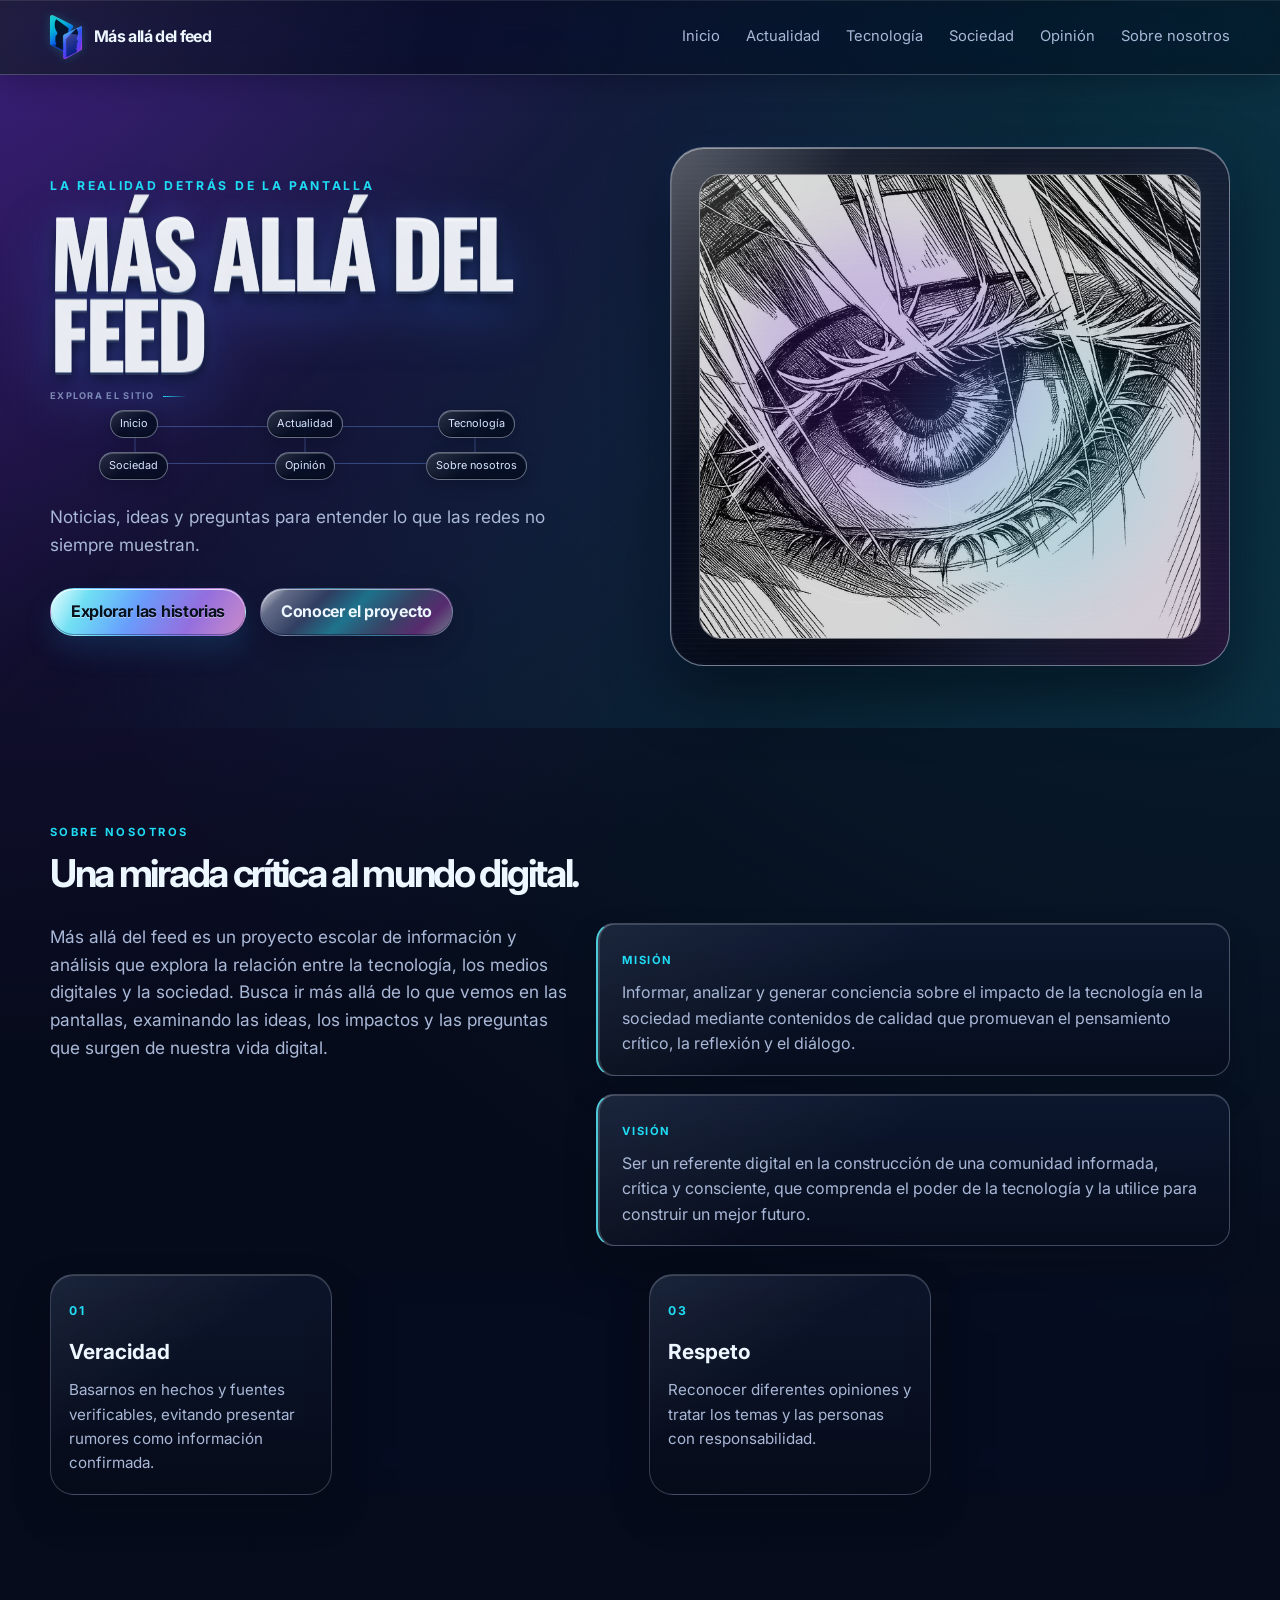
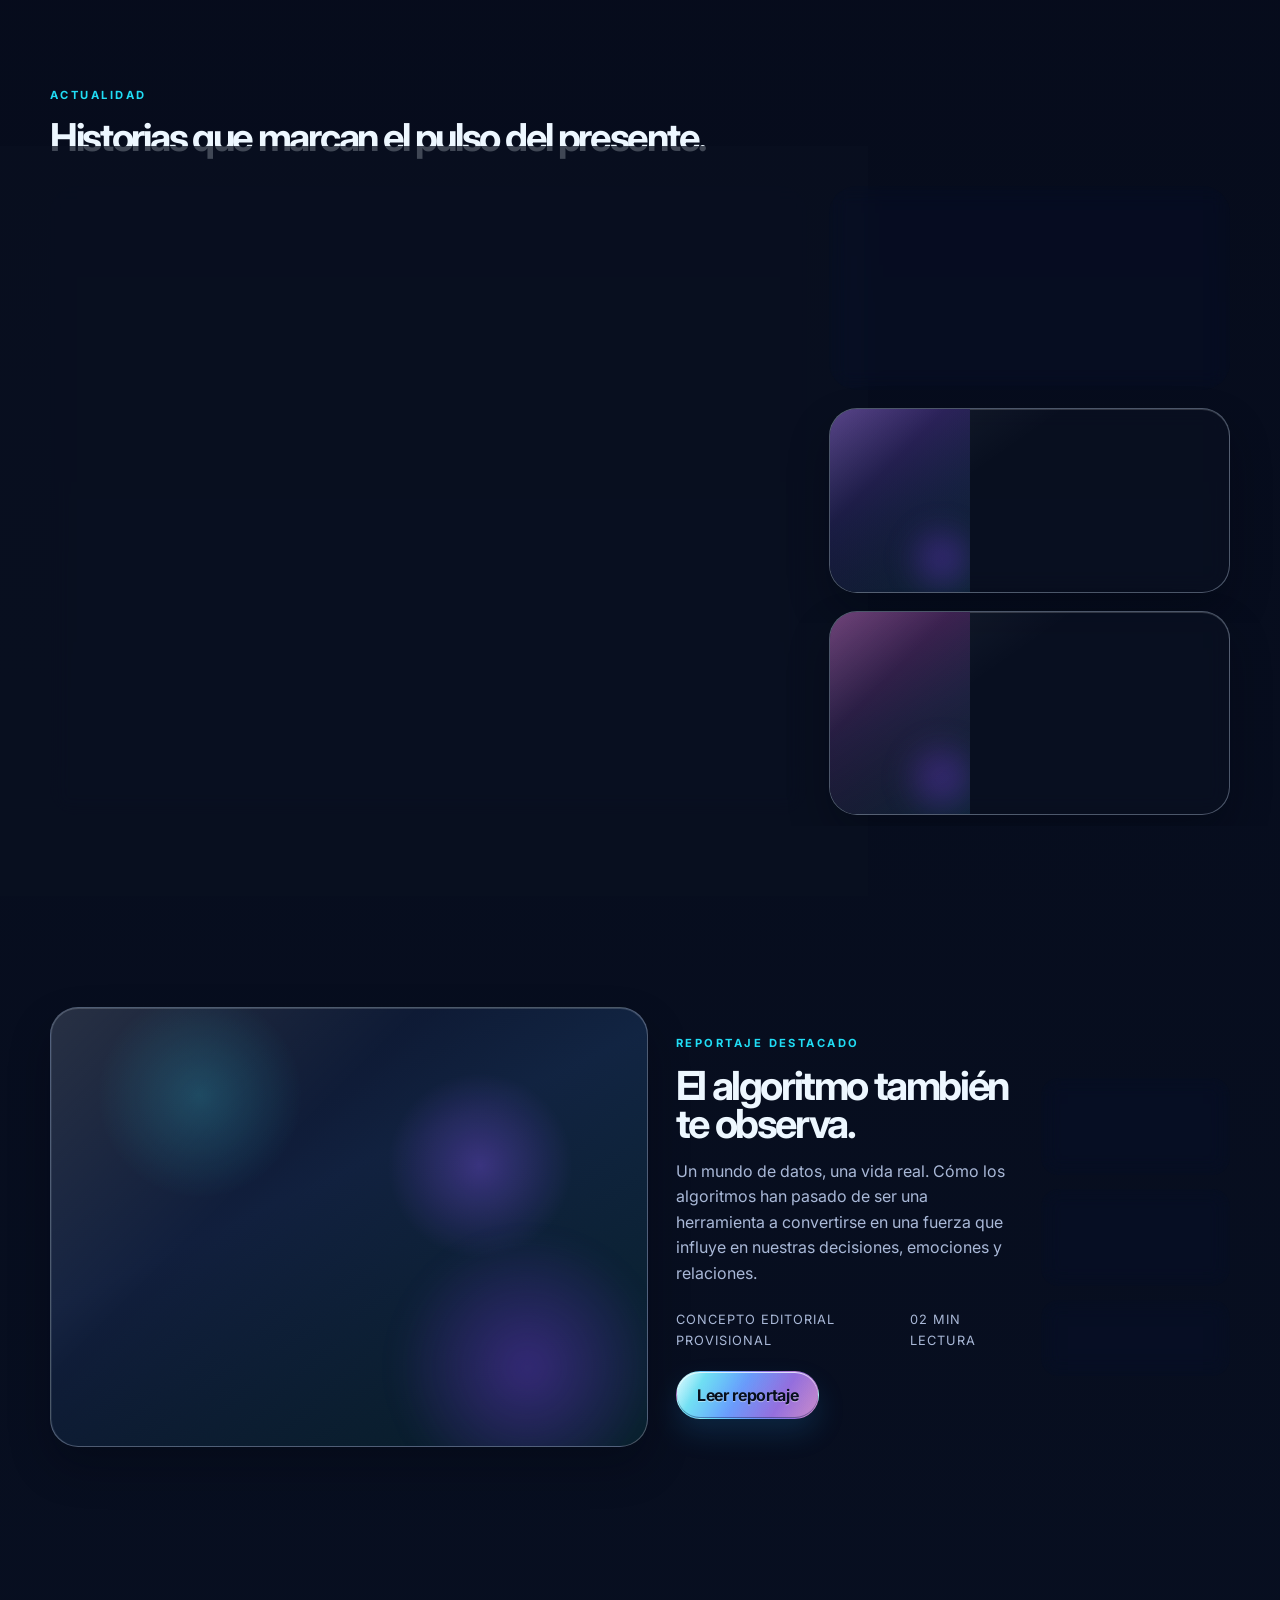
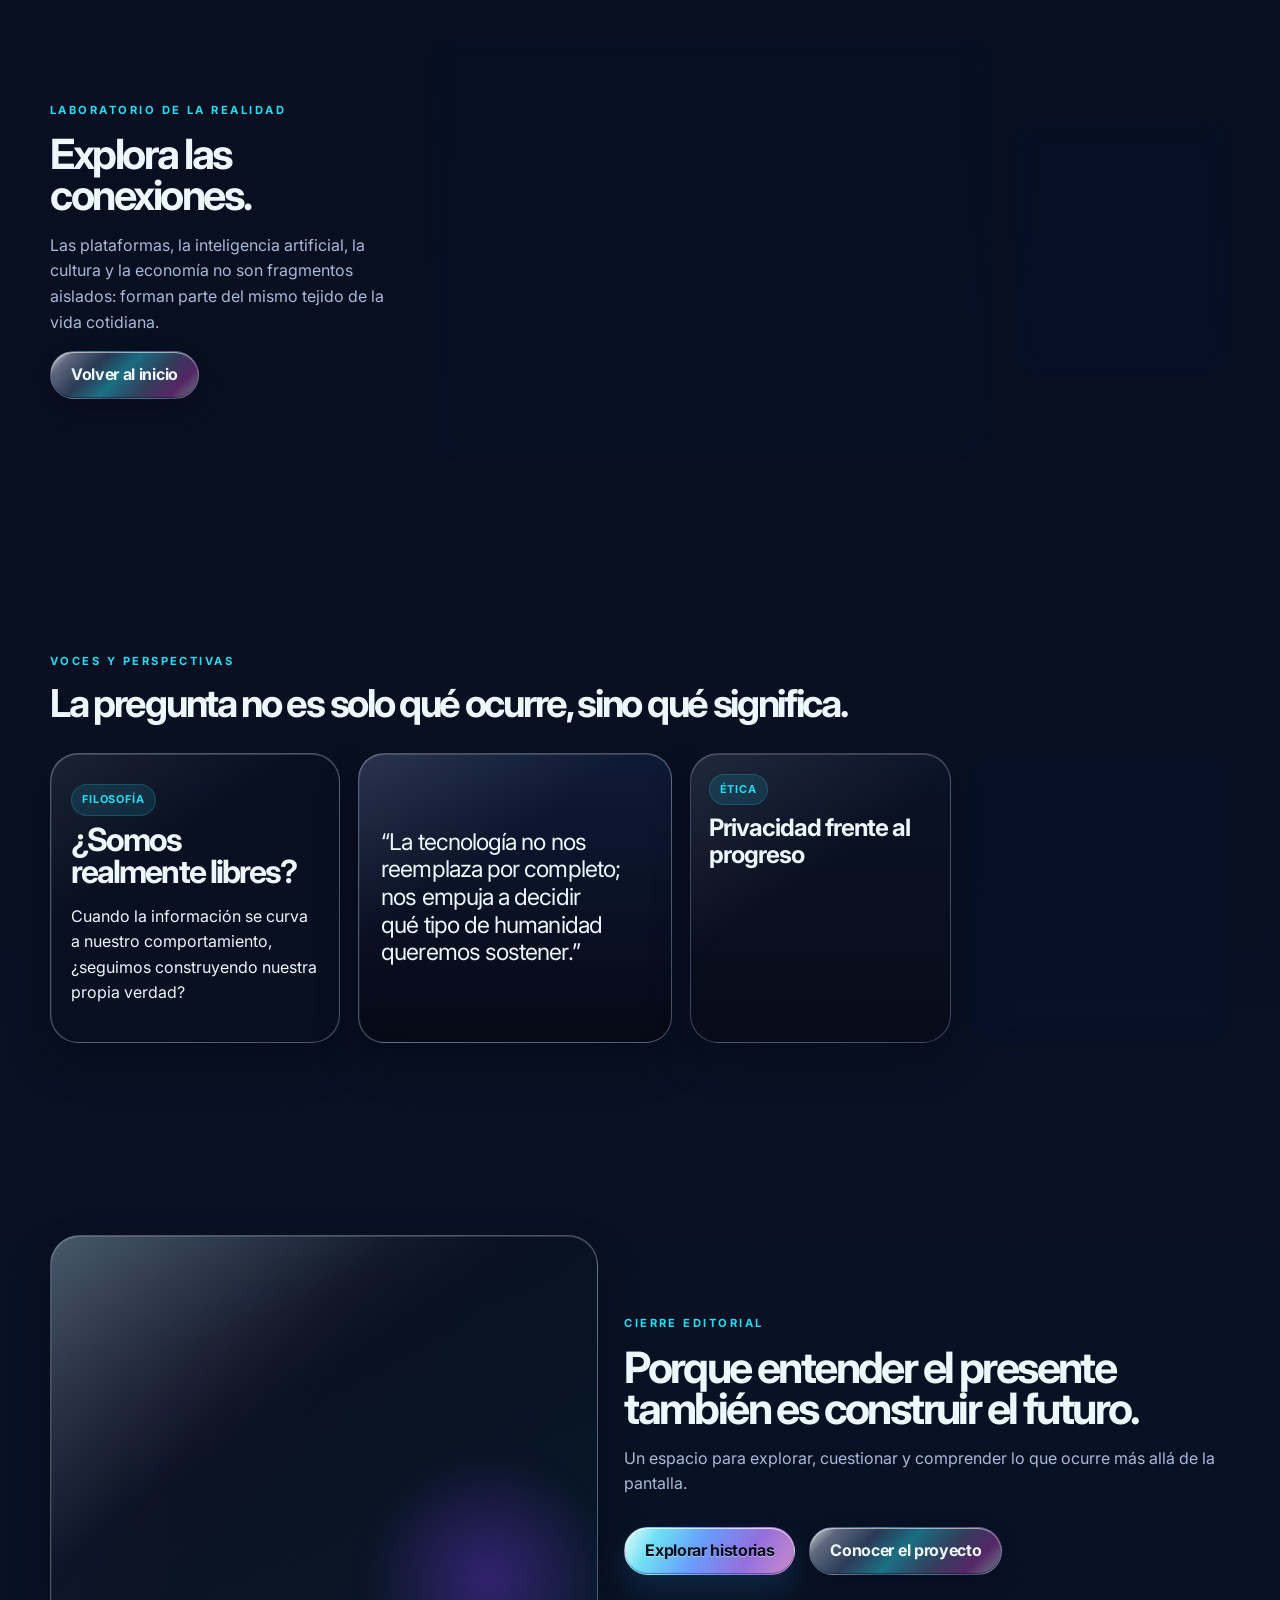
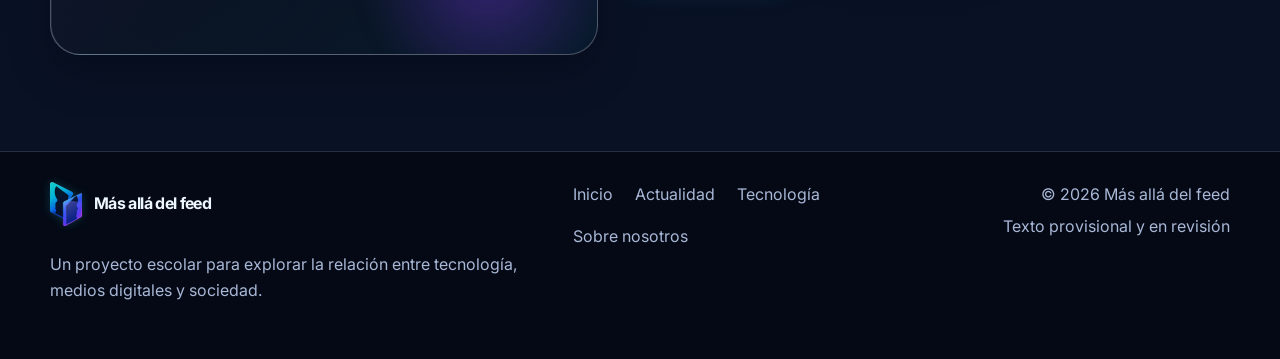
<file: trabajo jhon/index.html>
<!DOCTYPE html>
<html lang="es">
  <head>
    <meta charset="UTF-8" />
    <meta name="viewport" content="width=device-width, initial-scale=1.0" />
    <meta
      name="description"
      content="Más allá del feed explora la relación entre tecnología, medios digitales y sociedad desde una mirada crítica y editorial."
    />
    <meta name="theme-color" content="#050918" />
    <title>Más allá del feed | La realidad detrás de la pantalla</title>
    <link rel="preconnect" href="https://fonts.googleapis.com" />
    <link rel="preconnect" href="https://fonts.gstatic.com" crossorigin />
    <link
      href="https://fonts.googleapis.com/css2?family=Inter:wght@400;500;600;700;800;900&family=Oswald:wght@400;500;600;700&display=swap"
      rel="stylesheet"
    />
    <link rel="icon" href="assets/logo.svg" type="image/svg+xml" />
    <link rel="stylesheet" href="css/styles.css" />
  </head>
  <body>
    <div class="page-shell">
      <header class="site-header">
        <div class="container nav-wrap">
          <a class="brand" href="#inicio" aria-label="Ir a inicio">
            <img src="assets/logo.svg" alt="Símbolo gráfico de DosCaras.IA" />
            <span>Más allá del feed</span>
          </a>

          <button class="menu-toggle" aria-expanded="false" aria-controls="main-nav">
            <span></span>
            <span></span>
            <span></span>
            <span class="sr-only">Abrir menú</span>
          </button>

          <nav id="main-nav" class="main-nav" aria-label="Navegación principal">
            <a href="#inicio">Inicio</a>
            <a href="#actualidad">Actualidad</a>
            <a href="#tecnologia">Tecnología</a>
            <a href="#sociedad">Sociedad</a>
            <a href="#opinión">Opinión</a>
            <a href="#sobre-nosotros">Sobre nosotros</a>
          </nav>
        </div>
      </header>

      <main>
        <section class="hero" id="inicio">
          <div class="container hero-grid">
            <div class="hero-copy" data-reveal>
              <p class="eyebrow">La realidad detrás de la pantalla</p>
              <h1 class="chrome-title" data-glitch="MÁS ALLÁ DEL FEED">MÁS ALLÁ DEL FEED</h1>
              <nav class="hero-section-map" aria-label="Explora las secciones del sitio">
                <span class="hero-map-label">EXPLORA EL SITIO <i></i></span>
                <div class="hero-map-network">
                  <svg class="hero-map-connections" viewBox="0 0 360 82" preserveAspectRatio="none" aria-hidden="true">
                    <path d="M60 20H300M60 62H300M60 20v42m120-42v42m120-42v42" />
                    <circle cx="60" cy="20" r="2" />
                    <circle cx="180" cy="20" r="2" />
                    <circle cx="300" cy="20" r="2" />
                    <circle cx="60" cy="62" r="2" />
                    <circle cx="180" cy="62" r="2" />
                    <circle cx="300" cy="62" r="2" />
                  </svg>
                  <a class="hero-map-node node-home" href="#inicio">Inicio</a>
                  <a class="hero-map-node node-news" href="#actualidad">Actualidad</a>
                  <a class="hero-map-node node-tech" href="#tecnologia">Tecnología</a>
                  <a class="hero-map-node node-society" href="#sociedad">Sociedad</a>
                  <a class="hero-map-node node-opinion" href="#opinión">Opinión</a>
                  <a class="hero-map-node node-about" href="#sobre-nosotros">Sobre nosotros</a>
                </div>
              </nav>
              <p class="lead">
                Noticias, ideas y preguntas para entender lo que las redes no siempre muestran.
              </p>
              <div class="hero-actions">
                <a class="button primary" href="#actualidad">Explorar las historias</a>
                <a class="button secondary" href="#sobre-nosotros">Conocer el proyecto</a>
              </div>
            </div>

            <div class="hero-visual" data-reveal>
              <div class="visual-frame">
                <img class="hero-photo" src="assets/hero-eye.jpg" alt="" />
                <div class="scene-glow glow-one"></div>
                <div class="scene-glow glow-two"></div>
                <div class="signal signal-a"></div>
                <div class="signal signal-b"></div>
                <div class="portrait-block">
                  <div class="portrait-head"></div>
                  <div class="portrait-body"></div>
                  <div class="screen-panel panel-one"></div>
                  <div class="screen-panel panel-two"></div>
                  <div class="screen-panel panel-three"></div>
                </div>
              </div>
            </div>
          </div>
        </section>

        <section class="about section-frame" id="sobre-nosotros">
          <div class="container">
            <div class="section-head" data-reveal>
              <p class="eyebrow accent">Sobre nosotros</p>
              <h2>Una mirada crítica al mundo digital.</h2>
            </div>

            <div class="about-grid">
              <div class="about-copy" data-reveal>
                <p>
                  Más allá del feed es un proyecto escolar de información y análisis que explora la
                  relación entre la tecnología, los medios digitales y la sociedad. Busca ir más allá
                  de lo que vemos en las pantallas, examinando las ideas, los impactos y las preguntas
                  que surgen de nuestra vida digital.
                </p>
              </div>

              <div class="mission-vision" data-reveal>
                <div class="mission-box">
                  <span class="label">Misión</span>
                  <p>
                    Informar, analizar y generar conciencia sobre el impacto de la tecnología en la
                    sociedad mediante contenidos de calidad que promuevan el pensamiento crítico, la
                    reflexión y el diálogo.
                  </p>
                </div>
                <div class="mission-box">
                  <span class="label">Visión</span>
                  <p>
                    Ser un referente digital en la construcción de una comunidad informada, crítica y
                    consciente, que comprenda el poder de la tecnología y la utilice para construir un
                    mejor futuro.
                  </p>
                </div>
              </div>
            </div>

            <div class="values-grid" data-reveal>
              <article class="value-card">
                <span class="value-index">01</span>
                <h3>Veracidad</h3>
                <p>Basarnos en hechos y fuentes verificables, evitando presentar rumores como información confirmada.</p>
              </article>
              <article class="value-card">
                <span class="value-index">02</span>
                <h3>Pensamiento crítico</h3>
                <p>Cuestionar la información, examinar argumentos y contrastar diferentes perspectivas.</p>
              </article>
              <article class="value-card">
                <span class="value-index">03</span>
                <h3>Respeto</h3>
                <p>Reconocer diferentes opiniones y tratar los temas y las personas con responsabilidad.</p>
              </article>
              <article class="value-card">
                <span class="value-index">04</span>
                <h3>Innovación</h3>
                <p>Explorar nuevas formas de comunicar, investigar y comprender las historias.</p>
              </article>
            </div>
          </div>
        </section>

        <section class="news section-frame" id="actualidad">
          <div class="container">
            <div class="section-head editorial-head" data-reveal>
              <p class="eyebrow accent">Actualidad</p>
              <h2>Historias que marcan el pulso del presente.</h2>
            </div>

            <div class="editorial-layout" data-reveal>
              <article class="feature-story story-panel">
                <a href="article-demo.html" aria-label="Abrir historia de demostración sobre inteligencia artificial">
                  <div class="story-image image-feature"></div>
                  <div class="story-copy">
                    <span class="meta-tag">Demostración</span>
                    <h3>¿La IA ya reemplaza a los humanos?</h3>
                    <p>Entre el miedo y la oportunidad, la inteligencia artificial sigue transformando el mundo del trabajo. ¿Estamos preparados para lo que viene?</p>
                    <span class="story-link">Leer historia →</span>
                  </div>
                </a>
              </article>

              <aside class="side-stories">
                <article class="story-mini story-panel">
                  <a href="article-demo.html">
                    <div class="story-thumb thumb-one"></div>
                    <div class="story-copy">
                      <span class="meta-tag">Salud</span>
                      <h3>El impacto de las redes en la salud mental de los jóvenes.</h3>
                    </div>
                  </a>
                </article>

                <article class="story-mini story-panel">
                  <a href="article-demo.html">
                    <div class="story-thumb thumb-two"></div>
                    <div class="story-copy">
                      <span class="meta-tag">Cultura</span>
                      <h3>La nueva generación de artistas digitales.</h3>
                    </div>
                  </a>
                </article>

                <article class="story-mini story-panel">
                  <a href="article-demo.html">
                    <div class="story-thumb thumb-three"></div>
                    <div class="story-copy">
                      <span class="meta-tag">Sociedad</span>
                      <h3>¿Estamos más conectados o más solos?</h3>
                    </div>
                  </a>
                </article>
              </aside>
            </div>
          </div>
        </section>

        <section class="feature-story-block section-frame" id="reportaje">
          <div class="container feature-layout">
            <div class="feature-media" data-reveal>
              <div class="feature-scene"></div>
            </div>

            <div class="feature-copy" data-reveal>
              <p class="eyebrow accent">Reportaje destacado</p>
              <h2>El algoritmo también te observa.</h2>
              <p>
                Un mundo de datos, una vida real. Cómo los algoritmos han pasado de ser una
                herramienta a convertirse en una fuerza que influye en nuestras decisiones,
                emociones y relaciones.
              </p>
              <div class="feature-meta">
                <span>Concepto editorial provisional</span>
                <span>02 min lectura</span>
              </div>
              <a class="button primary" href="article-demo.html">Leer reportaje</a>
            </div>

            <aside class="related-list" data-reveal>
              <article>
                <span>01</span>
                <h3>Privacidad frente al progreso</h3>
              </article>
              <article>
                <span>02</span>
                <h3>¿Somos realmente libres?</h3>
              </article>
              <article>
                <span>03</span>
                <h3>Tecnología y futuro humano</h3>
              </article>
            </aside>
          </div>
        </section>

        <section class="network-section section-frame" id="tecnologia">
          <div class="container network-layout">
            <div class="network-copy" id="sociedad" data-reveal>
              <p class="eyebrow accent">Laboratorio de la realidad</p>
              <h2>Explora las conexiones.</h2>
              <p>
                Las plataformas, la inteligencia artificial, la cultura y la economía no son
                fragmentos aislados: forman parte del mismo tejido de la vida cotidiana.
              </p>
              <button id="reset-network" class="button secondary" type="button">Volver al inicio</button>
            </div>

            <div class="network-visual" data-reveal>
              <svg id="network-svg" viewBox="0 0 660 420" role="img" aria-label="Diagrama de conexiones entre tecnología, sociedad y cultura"></svg>
            </div>

            <aside class="network-panel" data-reveal>
              <span class="panel-label">Nodo activo</span>
              <h3 id="network-title">Tecnología</h3>
              <p id="network-description">
                Las herramientas digitales moldean la forma en que vemos, decidimos y nos relacionamos.
              </p>
            </aside>
          </div>
        </section>

        <section class="opinions section-frame" id="opinión">
          <div class="container">
            <div class="section-head editorial-head" data-reveal>
              <p class="eyebrow accent">Voces y perspectivas</p>
              <h2>La pregunta no es solo qué ocurre, sino qué significa.</h2>
            </div>

            <div class="opinion-layout">
              <article class="opinion-feature story-panel" data-reveal>
                <div class="opinion-copy">
                  <span class="meta-tag">Filosofía</span>
                  <h3>¿Somos realmente libres?</h3>
                  <p>Cuando la información se curva a nuestro comportamiento, ¿seguimos construyendo nuestra propia verdad?</p>
                </div>
              </article>

              <blockquote class="quote-panel" data-reveal>
                “La tecnología no nos reemplaza por completo; nos empuja a decidir qué tipo de humanidad queremos sostener.”
              </blockquote>

              <article class="mini-opinion story-panel" data-reveal>
                <span class="meta-tag">Ética</span>
                <h3>Privacidad frente al progreso</h3>
              </article>

              <article class="mini-opinion story-panel" data-reveal>
                <span class="meta-tag">Economía</span>
                <h3>El impacto económico de la inteligencia artificial</h3>
              </article>
            </div>
          </div>
        </section>

        <section class="closing section-frame">
          <div class="container closing-layout">
            <div class="closing-scene" data-reveal></div>
            <div class="closing-copy" data-reveal>
              <p class="eyebrow accent">Cierre editorial</p>
              <h2>Porque entender el presente también es construir el futuro.</h2>
              <p>
                Un espacio para explorar, cuestionar y comprender lo que ocurre más allá de la
                pantalla.
              </p>
              <div class="closing-actions">
                <a class="button primary" href="#actualidad">Explorar historias</a>
                <a class="button secondary" href="#sobre-nosotros">Conocer el proyecto</a>
              </div>
            </div>
          </div>
        </section>
      </main>

      <footer class="site-footer">
        <div class="container footer-grid">
          <div>
            <a class="brand footer-brand" href="#inicio">
              <img src="assets/logo.svg" alt="Símbolo gráfico de DosCaras.IA" />
              <span>Más allá del feed</span>
            </a>
            <p>Un proyecto escolar para explorar la relación entre tecnología, medios digitales y sociedad.</p>
          </div>

          <nav class="footer-nav" aria-label="Navegación del pie de página">
            <a href="#inicio">Inicio</a>
            <a href="#actualidad">Actualidad</a>
            <a href="#tecnologia">Tecnología</a>
            <a href="#sobre-nosotros">Sobre nosotros</a>
          </nav>

          <div class="footer-meta">
            <span>© <span id="year"></span> Más allá del feed</span>
            <span>Texto provisional y en revisión</span>
          </div>
        </div>
      </footer>
    </div>

    <script src="js/main.js"></script>
  </body>
</html>
</file>
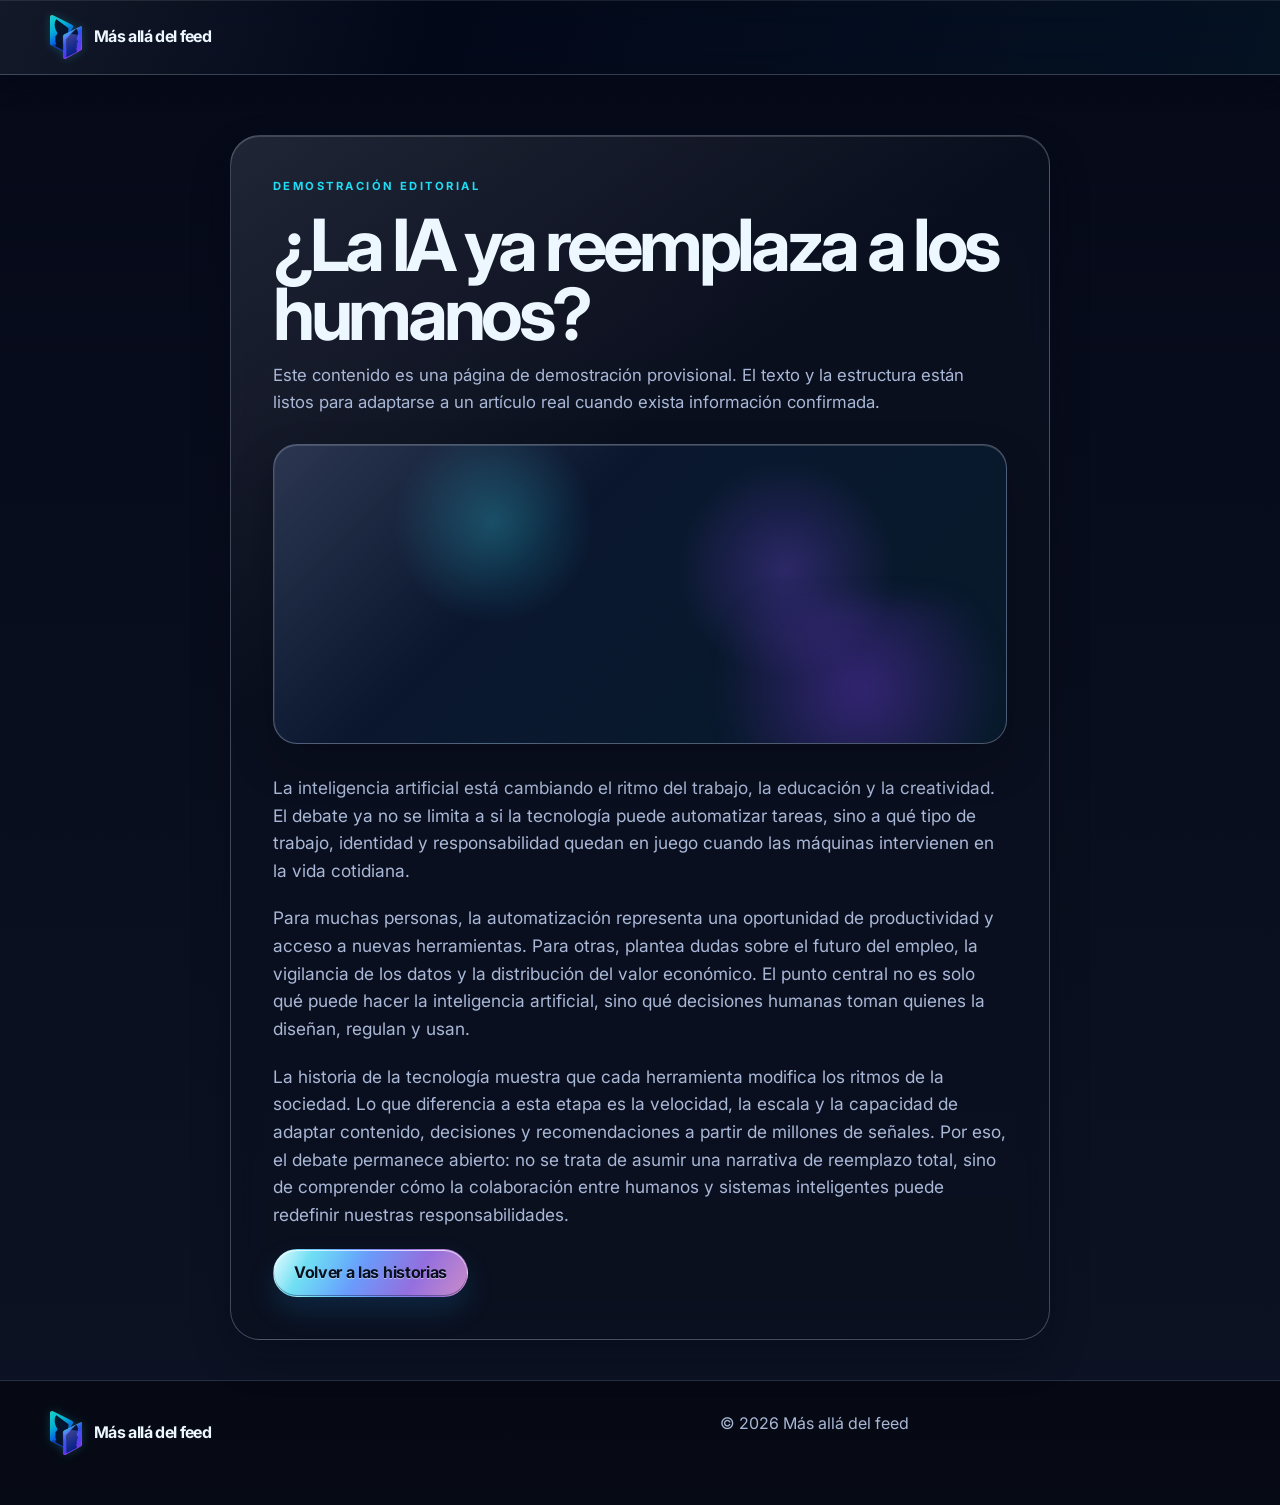
<file: trabajo jhon/article-demo.html>
<!DOCTYPE html>
<html lang="es">
  <head>
    <meta charset="UTF-8" />
    <meta name="viewport" content="width=device-width, initial-scale=1.0" />
    <meta name="description" content="Artículo de demostración para Más allá del feed." />
    <title>Artículo de demostración | Más allá del feed</title>
    <link rel="preconnect" href="https://fonts.googleapis.com" />
    <link rel="preconnect" href="https://fonts.gstatic.com" crossorigin />
    <link
      href="https://fonts.googleapis.com/css2?family=Inter:wght@400;500;600;700;800;900&family=Oswald:wght@400;500;600;700&display=swap"
      rel="stylesheet"
    />
    <link rel="icon" href="assets/logo.svg" type="image/svg+xml" />
    <link rel="stylesheet" href="css/styles.css" />
  </head>
  <body class="article-page">
    <header class="site-header article-header">
      <div class="container nav-wrap">
        <a class="brand" href="index.html" aria-label="Volver a la portada">
          <img src="assets/logo.svg" alt="Símbolo gráfico de DosCaras.IA" />
          <span>Más allá del feed</span>
        </a>
      </div>
    </header>

    <main class="article-main">
      <article class="article-shell">
        <p class="eyebrow accent">Demostración editorial</p>
        <h1>¿La IA ya reemplaza a los humanos?</h1>
        <p class="article-kicker">
          Este contenido es una página de demostración provisional. El texto y la estructura están listos
          para adaptarse a un artículo real cuando exista información confirmada.
        </p>

        <div class="article-hero-art" aria-hidden="true"></div>

        <div class="article-body">
          <p>
            La inteligencia artificial está cambiando el ritmo del trabajo, la educación y la creatividad.
            El debate ya no se limita a si la tecnología puede automatizar tareas, sino a qué tipo de
            trabajo, identidad y responsabilidad quedan en juego cuando las máquinas intervienen en la vida cotidiana.
          </p>
          <p>
            Para muchas personas, la automatización representa una oportunidad de productividad y acceso a nuevas
            herramientas. Para otras, plantea dudas sobre el futuro del empleo, la vigilancia de los datos y la
            distribución del valor económico. El punto central no es solo qué puede hacer la inteligencia artificial,
            sino qué decisiones humanas toman quienes la diseñan, regulan y usan.
          </p>
          <p>
            La historia de la tecnología muestra que cada herramienta modifica los ritmos de la sociedad. Lo que
            diferencia a esta etapa es la velocidad, la escala y la capacidad de adaptar contenido, decisiones y
            recomendaciones a partir de millones de señales. Por eso, el debate permanece abierto: no se trata de
            asumir una narrativa de reemplazo total, sino de comprender cómo la colaboración entre humanos y sistemas
            inteligentes puede redefinir nuestras responsabilidades.
          </p>
        </div>

        <div class="article-cta">
          <a class="button primary" href="index.html#actualidad">Volver a las historias</a>
        </div>
      </article>
    </main>

    <footer class="site-footer article-footer">
      <div class="container footer-grid">
        <div>
          <a class="brand footer-brand" href="index.html">
            <img src="assets/logo.svg" alt="Símbolo gráfico de DosCaras.IA" />
            <span>Más allá del feed</span>
          </a>
        </div>
        <div class="footer-meta">
          <span>© <span id="year"></span> Más allá del feed</span>
        </div>
      </div>
    </footer>

    <script src="js/main.js"></script>
  </body>
</html>
</file>
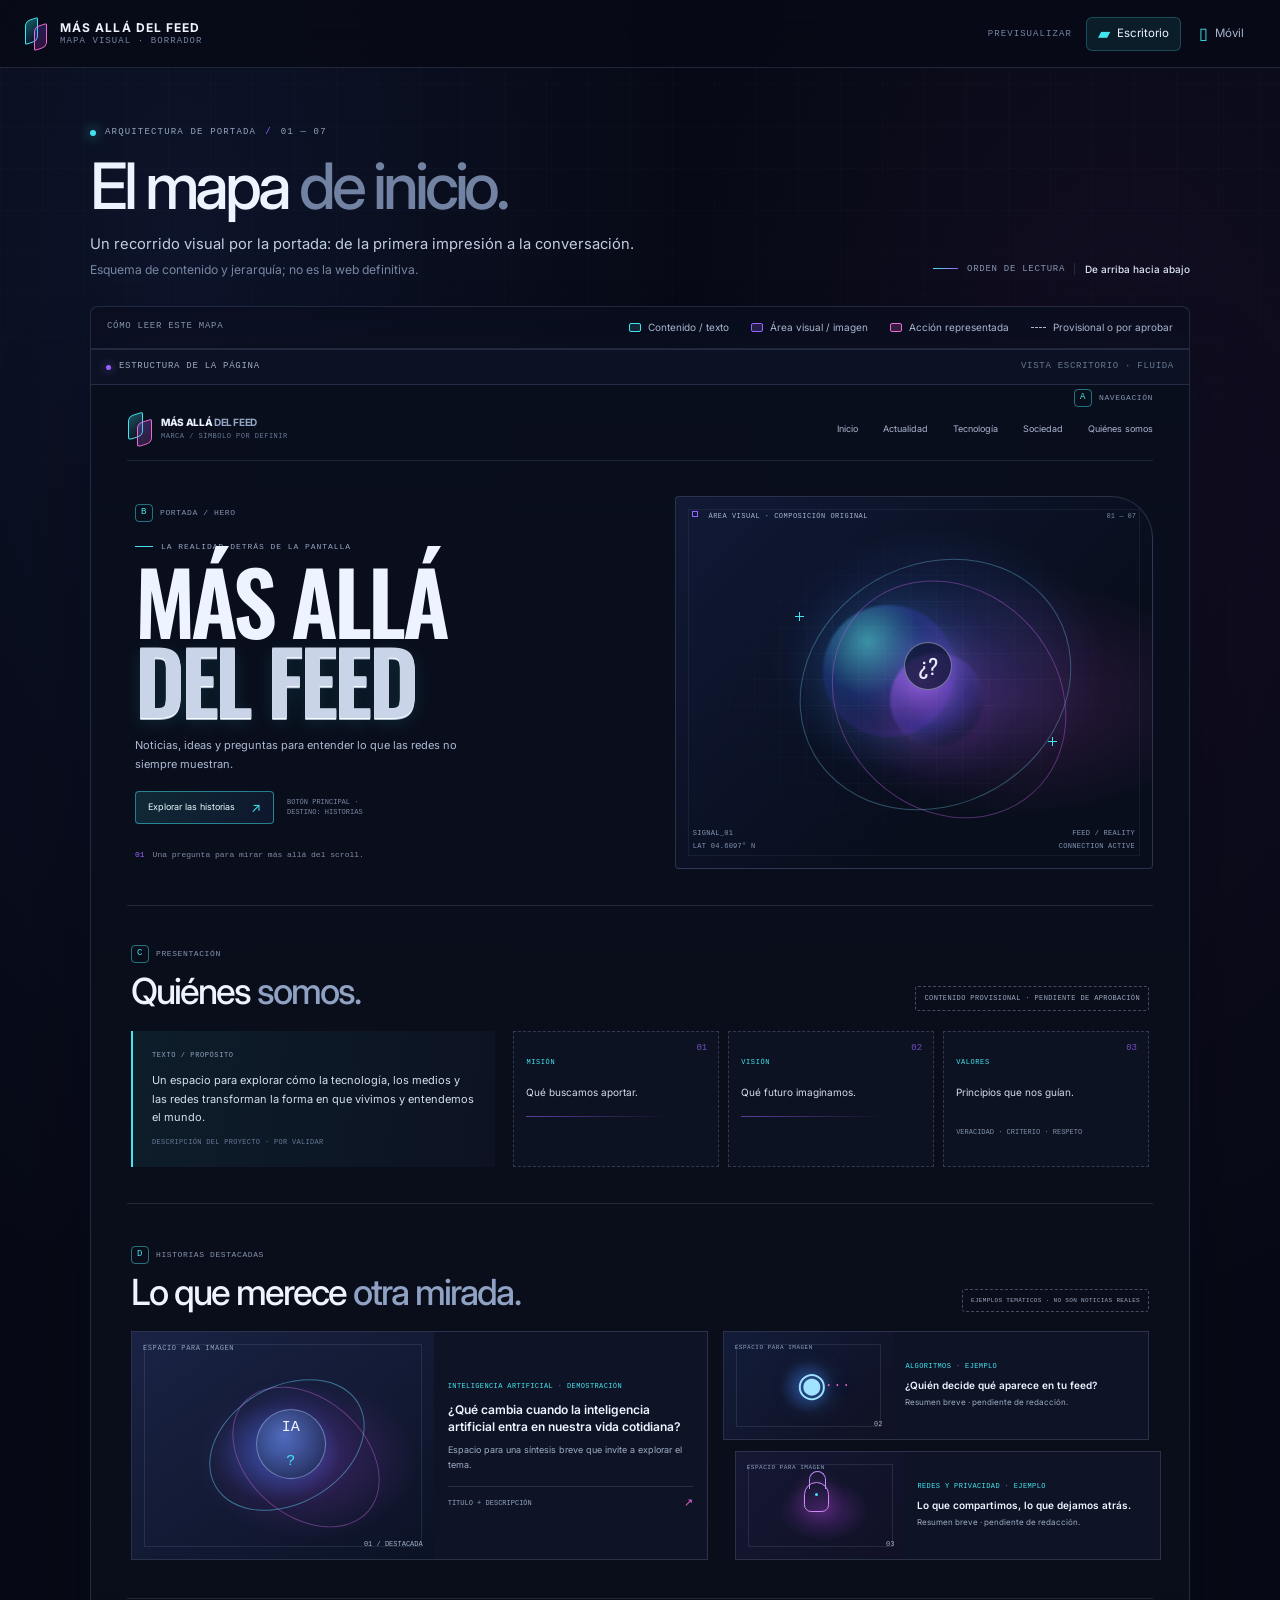
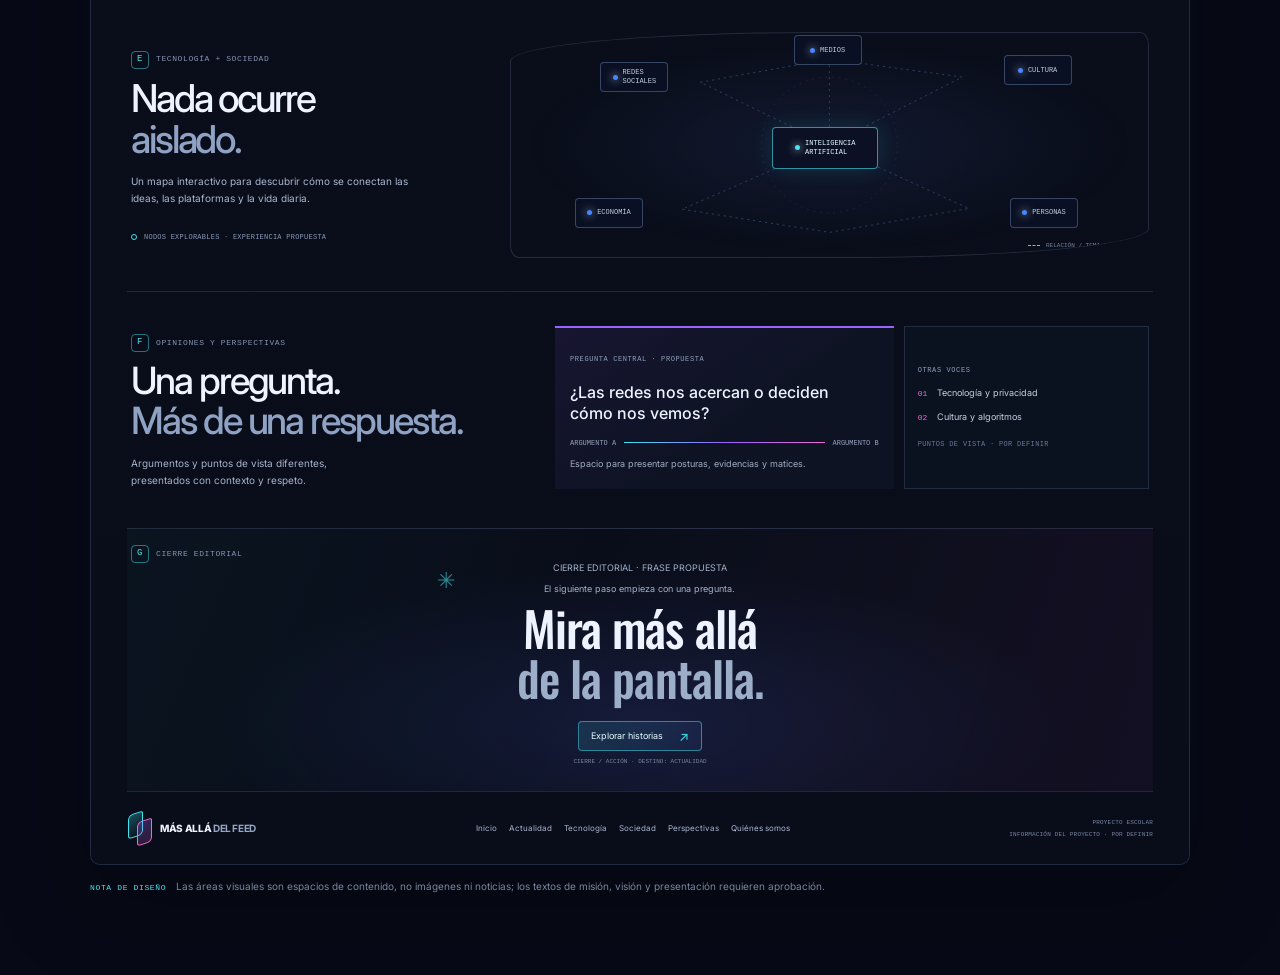
<file: trabajo jhon/mapa-inicio.html>
<!DOCTYPE html>
<html lang="es">
  <head>
    <meta charset="UTF-8" />
    <meta name="viewport" content="width=device-width, initial-scale=1.0" />
    <meta
      name="description"
      content="Mapa visual provisional de la estructura de inicio de Más allá del feed."
    />
    <meta name="theme-color" content="#070a16" />
    <title>Mapa de inicio | Más allá del feed</title>
    <link rel="preconnect" href="https://fonts.googleapis.com" />
    <link rel="preconnect" href="https://fonts.gstatic.com" crossorigin />
    <link
      href="https://fonts.googleapis.com/css2?family=Inter:wght@400;500;600;700;800;900&family=Oswald:wght@500;600;700&display=swap"
      rel="stylesheet"
    />
    <link rel="stylesheet" href="css/mapa-inicio.css" />
    <script src="js/mapa-inicio.js" defer></script>
  </head>
  <body data-preview="desktop">
    <header class="map-toolbar">
      <a class="toolbar-brand" href="#inicio" aria-label="Mapa de inicio, ir al comienzo">
        <span class="toolbar-mark" aria-hidden="true"><span></span><span></span></span>
        <span><strong>MÁS ALLÁ DEL FEED</strong><small>MAPA VISUAL · BORRADOR</small></span>
      </a>
      <div class="preview-control" role="group" aria-label="Cambiar vista del mapa">
        <span class="control-label">PREVISUALIZAR</span>
        <button type="button" class="preview-button is-active" data-preview-choice="desktop" aria-pressed="true">
          <span aria-hidden="true">▰</span> Escritorio
        </button>
        <button type="button" class="preview-button" data-preview-choice="mobile" aria-pressed="false">
          <span aria-hidden="true">▯</span> Móvil
        </button>
      </div>
    </header>

    <main class="map-workspace">
      <div class="map-heading">
        <div>
          <p class="overline"><span class="live-dot"></span> ARQUITECTURA DE PORTADA <span class="overline-divider">/</span> 01 — 07</p>
          <h1>El mapa <span>de inicio.</span></h1>
          <p class="map-intro">
            Un recorrido visual por la portada: de la primera impresión a la conversación.
            <span>Esquema de contenido y jerarquía; no es la web definitiva.</span>
          </p>
        </div>
        <div class="read-order" aria-label="Orden de lectura de arriba hacia abajo">
          <span class="read-order-line" aria-hidden="true"></span>
          <span>ORDEN DE LECTURA</span>
          <strong>De arriba hacia abajo</strong>
        </div>
      </div>

      <aside class="legend" aria-label="Leyenda del mapa">
        <span class="legend-title">CÓMO LEER ESTE MAPA</span>
        <span class="legend-item"><i class="legend-swatch swatch-content"></i> Contenido / texto</span>
        <span class="legend-item"><i class="legend-swatch swatch-media"></i> Área visual / imagen</span>
        <span class="legend-item"><i class="legend-swatch swatch-action"></i> Acción representada</span>
        <span class="legend-item"><i class="legend-dash"></i> Provisional o por aprobar</span>
      </aside>

      <div class="page-preview">
        <div class="preview-caption">
          <span><span class="caption-dot"></span> ESTRUCTURA DE LA PÁGINA</span>
          <span class="preview-size" aria-live="polite">VISTA ESCRITORIO · FLUIDA</span>
        </div>

        <div class="site-page" id="inicio">
          <header class="site-nav map-section" aria-label="A. Navegación superior">
            <a class="site-brand" href="#inicio" aria-label="Marca provisional Más allá del feed">
              <span class="brand-placeholder" aria-hidden="true"><i></i><i></i></span>
              <span class="brand-name">MÁS ALLÁ <b>DEL FEED</b><small>MARCA / SÍMBOLO POR DEFINIR</small></span>
            </a>
            <nav class="desktop-nav" aria-label="Enlaces de navegación representados">
              <a href="#inicio">Inicio</a>
              <a href="#historias">Actualidad</a>
              <a href="#conexiones">Tecnología</a>
              <a href="#conexiones">Sociedad</a>
              <a href="#proyecto">Quiénes somos</a>
            </nav>
            <span class="mobile-menu-sample" aria-label="Representación del menú móvil">
              <i></i><i></i><i></i><small>MENÚ</small>
            </span>
            <span class="section-chip nav-chip"><b>A</b> NAVEGACIÓN</span>
          </header>

          <section class="hero map-section" aria-labelledby="hero-title">
            <div class="hero-copy">
              <span class="section-chip"><b>B</b> PORTADA / HERO</span>
              <p class="hero-kicker"><span></span> LA REALIDAD DETRÁS DE LA PANTALLA</p>
              <h2 id="hero-title">MÁS ALLÁ<br /><span>DEL FEED</span></h2>
              <p class="hero-deck">Noticias, ideas y preguntas para entender lo que las redes no siempre muestran.</p>
              <div class="hero-actions" aria-label="Acciones propuestas">
                <span class="action-sample">Explorar las historias <b aria-hidden="true">↗</b></span>
                <span class="action-caption">BOTÓN PRINCIPAL · DESTINO: HISTORIAS</span>
              </div>
              <div class="hero-note"><span>01</span> Una pregunta para mirar más allá del scroll.</div>
            </div>
            <div class="hero-art" aria-label="Espacio reservado para una composición tecnológica y cinematográfica">
              <span class="media-label"><i></i> ÁREA VISUAL · COMPOSICIÓN ORIGINAL</span>
              <div class="art-grid" aria-hidden="true"></div>
              <div class="orb orb-a" aria-hidden="true"></div>
              <div class="orb orb-b" aria-hidden="true"></div>
              <div class="art-ring ring-a" aria-hidden="true"></div>
              <div class="art-ring ring-b" aria-hidden="true"></div>
              <div class="art-core" aria-hidden="true"><span>¿?</span></div>
              <div class="art-coordinate coordinate-a" aria-hidden="true">SIGNAL_01<br />LAT 04.6097° N</div>
              <div class="art-coordinate coordinate-b" aria-hidden="true">FEED / REALITY<br />CONNECTION ACTIVE</div>
              <span class="art-cross cross-a" aria-hidden="true"></span>
              <span class="art-cross cross-b" aria-hidden="true"></span>
              <span class="art-index" aria-hidden="true">01 — 07</span>
            </div>
          </section>

          <section class="project-section map-section" id="proyecto" aria-labelledby="project-title">
            <div class="section-heading">
              <div>
                <span class="section-chip"><b>C</b> PRESENTACIÓN</span>
                <h2 id="project-title">Quiénes <span>somos.</span></h2>
              </div>
              <span class="provisional-tag">CONTENIDO PROVISIONAL · PENDIENTE DE APROBACIÓN</span>
            </div>
            <div class="project-layout">
              <div class="project-statement content-block">
                <span class="element-label">TEXTO / PROPÓSITO</span>
                <p>Un espacio para explorar cómo la tecnología, los medios y las redes transforman la forma en que vivimos y entendemos el mundo.</p>
                <span class="text-placeholder">DESCRIPCIÓN DEL PROYECTO · POR VALIDAR</span>
              </div>
              <div class="pillars" aria-label="Misión, visión y valores; todos los textos son provisionales">
                <article class="pillar">
                  <span class="pillar-number">01</span><span class="element-label">MISIÓN</span>
                  <p>Qué buscamos aportar.</p><span class="draft-line"></span>
                </article>
                <article class="pillar">
                  <span class="pillar-number">02</span><span class="element-label">VISIÓN</span>
                  <p>Qué futuro imaginamos.</p><span class="draft-line"></span>
                </article>
                <article class="pillar pillar-values">
                  <span class="pillar-number">03</span><span class="element-label">VALORES</span>
                  <p>Principios que nos guían.</p><span class="value-tags">VERACIDAD · CRITERIO · RESPETO</span>
                </article>
              </div>
            </div>
          </section>

          <section class="stories-section map-section" id="historias" aria-labelledby="stories-title">
            <div class="section-heading">
              <div>
                <span class="section-chip"><b>D</b> HISTORIAS DESTACADAS</span>
                <h2 id="stories-title">Lo que merece <span>otra mirada.</span></h2>
              </div>
              <span class="content-note">EJEMPLOS TEMÁTICOS · NO SON NOTICIAS REALES</span>
            </div>
            <div class="story-layout">
              <article class="story-card story-feature">
                <div class="story-visual visual-feature">
                  <span class="element-label">ESPACIO PARA IMAGEN</span>
                  <span class="visual-orbit orbit-one" aria-hidden="true"></span>
                  <span class="visual-orbit orbit-two" aria-hidden="true"></span>
                  <span class="visual-subject" aria-hidden="true">IA<span>?</span></span>
                  <span class="story-number">01 / DESTACADA</span>
                </div>
                <div class="story-info">
                  <span class="category">INTELIGENCIA ARTIFICIAL <i>·</i> DEMOSTRACIÓN</span>
                  <h3>¿Qué cambia cuando la inteligencia artificial entra en nuestra vida cotidiana?</h3>
                  <p>Espacio para una síntesis breve que invite a explorar el tema.</p>
                  <span class="story-read">TÍTULO + DESCRIPCIÓN <b>↗</b></span>
                </div>
              </article>
              <div class="story-stack">
                <article class="story-card story-secondary">
                  <div class="story-visual visual-algorithm">
                    <span class="element-label">ESPACIO PARA IMAGEN</span>
                    <span class="algorithm-mark" aria-hidden="true">◉<i>···</i></span>
                    <span class="story-number">02</span>
                  </div>
                  <div class="story-info">
                    <span class="category">ALGORITMOS <i>·</i> EJEMPLO</span>
                    <h3>¿Quién decide qué aparece en tu feed?</h3>
                    <p>Resumen breve · pendiente de redacción.</p>
                  </div>
                </article>
                <article class="story-card story-secondary story-offset">
                  <div class="story-visual visual-privacy">
                    <span class="element-label">ESPACIO PARA IMAGEN</span>
                    <span class="privacy-mark" aria-hidden="true"><i></i></span>
                    <span class="story-number">03</span>
                  </div>
                  <div class="story-info">
                    <span class="category">REDES Y PRIVACIDAD <i>·</i> EJEMPLO</span>
                    <h3>Lo que compartimos, lo que dejamos atrás.</h3>
                    <p>Resumen breve · pendiente de redacción.</p>
                  </div>
                </article>
              </div>
            </div>
          </section>

          <section class="connections-section map-section" id="conexiones" aria-labelledby="connections-title">
            <div class="connections-copy">
              <span class="section-chip"><b>E</b> TECNOLOGÍA + SOCIEDAD</span>
              <h2 id="connections-title">Nada ocurre <span>aislado.</span></h2>
              <p>Un mapa interactivo para descubrir cómo se conectan las ideas, las plataformas y la vida diaria.</p>
              <span class="interaction-hint"><i></i> NODOS EXPLORABLES · EXPERIENCIA PROPUESTA</span>
            </div>
            <div class="connection-map" role="img" aria-label="Diagrama de ejemplo que conecta inteligencia artificial con redes sociales, cultura, economía y personas. Es una representación de una experiencia interactiva propuesta.">
              <svg class="connection-lines" viewBox="0 0 620 300" aria-hidden="true">
                <path d="M310 150 137 66M310 150 488 59M310 150 113 236M310 150 497 235M310 150 310 35"/>
                <path d="M137 66 310 35 488 59M113 236 310 267 497 235"/>
                <circle cx="310" cy="150" r="91"/>
              </svg>
              <span class="connection-node node-core"><i></i>INTELIGENCIA<br />ARTIFICIAL</span>
              <span class="connection-node node-social"><i></i>REDES<br />SOCIALES</span>
              <span class="connection-node node-culture"><i></i>CULTURA</span>
              <span class="connection-node node-economy"><i></i>ECONOMÍA</span>
              <span class="connection-node node-people"><i></i>PERSONAS</span>
              <span class="connection-node node-media"><i></i>MEDIOS</span>
              <span class="map-legend-inline"><i></i> RELACIÓN / TEMA CONECTADO</span>
            </div>
          </section>

          <section class="opinions-section map-section" id="perspectivas" aria-labelledby="opinions-title">
            <div class="opinions-heading">
              <span class="section-chip"><b>F</b> OPINIONES Y PERSPECTIVAS</span>
              <h2 id="opinions-title">Una pregunta.<br /><span>Más de una respuesta.</span></h2>
              <p>Argumentos y puntos de vista diferentes, presentados con contexto y respeto.</p>
            </div>
            <div class="opinion-layout">
              <article class="opinion-main">
                <span class="element-label">PREGUNTA CENTRAL · PROPUESTA</span>
                <h3>¿Las redes nos acercan o deciden cómo nos vemos?</h3>
                <div class="opinion-spectrum"><span>ARGUMENTO A</span><i></i><span>ARGUMENTO B</span></div>
                <p>Espacio para presentar posturas, evidencias y matices.</p>
              </article>
              <aside class="opinion-side">
                <span class="element-label">OTRAS VOCES</span>
                <p><b>01</b> Tecnología y privacidad</p>
                <p><b>02</b> Cultura y algoritmos</p>
                <span class="text-placeholder">PUNTOS DE VISTA · POR DEFINIR</span>
              </aside>
            </div>
          </section>

          <section class="closing-section map-section" aria-labelledby="closing-title">
            <span class="section-chip"><b>G</b> CIERRE EDITORIAL</span>
            <div class="closing-content">
              <span class="closing-cross" aria-hidden="true">✳</span>
              <p>CIERRE EDITORIAL · FRASE PROPUESTA</p>
              <p class="closing-lead">El siguiente paso empieza con una pregunta.</p>
              <h2 id="closing-title">Mira más allá<br /><span>de la pantalla.</span></h2>
              <span class="action-sample closing-action">Explorar historias <b aria-hidden="true">↗</b></span>
              <span class="action-caption">CIERRE / ACCIÓN · DESTINO: ACTUALIDAD</span>
            </div>
          </section>

          <footer class="site-footer map-section">
            <div class="footer-brand">
              <span class="brand-placeholder" aria-hidden="true"><i></i><i></i></span>
              <span class="brand-name">MÁS ALLÁ <b>DEL FEED</b></span>
            </div>
            <nav aria-label="Secciones representadas en el pie">
              <a href="#inicio">Inicio</a><a href="#historias">Actualidad</a><a href="#conexiones">Tecnología</a>
              <a href="#conexiones">Sociedad</a><a href="#perspectivas">Perspectivas</a><a href="#proyecto">Quiénes somos</a>
            </nav>
            <div class="footer-note"><span>PROYECTO ESCOLAR</span><span>INFORMACIÓN DEL PROYECTO · POR DEFINIR</span></div>
          </footer>
        </div>
      </div>

      <p class="map-footnote"><span>NOTA DE DISEÑO</span> Las áreas visuales son espacios de contenido, no imágenes ni noticias; los textos de misión, visión y presentación requieren aprobación.</p>
    </main>
  </body>
</html>
</file>
<file: trabajo jhon/css/styles.css>
:root {
  --bg: #050918;
  --bg-deep: #0a1020;
  --panel: rgba(11, 20, 48, 0.82);
  --panel-strong: #0b1430;
  --panel-soft: #111d3b;
  --cyan: #20ddf5;
  --electric: #367bff;
  --violet: #873cff;
  --magenta: #f13dda;
  --text: #edf7ff;
  --muted: #a9b8d7;
  --line: rgba(144, 167, 224, 0.24);
  --shadow: rgba(13, 18, 31, 0.7);
  --radius: 24px;
  --container: min(1180px, calc(100vw - 48px));
  --chrome-edge: linear-gradient(
    135deg,
    rgba(255, 255, 255, 0.82) 0%,
    rgba(192, 210, 238, 0.36) 12%,
    rgba(70, 99, 148, 0.34) 30%,
    rgba(32, 221, 245, 0.44) 48%,
    rgba(142, 151, 205, 0.32) 68%,
    rgba(241, 61, 218, 0.4) 84%,
    rgba(255, 255, 255, 0.58) 100%
  );
  --glass-surface: linear-gradient(
    145deg,
    rgba(219, 234, 255, 0.1),
    rgba(37, 58, 98, 0.2) 30%,
    rgba(8, 15, 31, 0.74) 76%,
    rgba(32, 221, 245, 0.055)
  );
  --glass-shadow: inset 0 1px 0 rgba(255, 255, 255, 0.16),
    inset 0 -1px 0 rgba(7, 11, 25, 0.72),
    0 18px 38px rgba(2, 6, 16, 0.3);
}

* {
  box-sizing: border-box;
}

html {
  scroll-behavior: smooth;
}

body {
  margin: 0;
  background:
    radial-gradient(circle at top left, rgba(135, 60, 255, 0.23), transparent 20%),
    radial-gradient(circle at top right, rgba(32, 221, 245, 0.14), transparent 26%),
    linear-gradient(180deg, #050918 0%, #091225 100%);
  color: var(--text);
  font-family: "Inter", sans-serif;
  line-height: 1.6;
}

body::before {
  content: "";
  position: fixed;
  inset: 0;
  background-image: linear-gradient(rgba(255, 255, 255, 0.012) 1px, transparent 1px),
    linear-gradient(90deg, rgba(255, 255, 255, 0.009) 1px, transparent 1px);
  background-size: 32px 32px;
  pointer-events: none;
  opacity: 0.45;
}

img {
  max-width: 100%;
  display: block;
}

a {
  color: inherit;
  text-decoration: none;
}

button,
input,
textarea,
select {
  font: inherit;
}

button {
  cursor: pointer;
}

:focus-visible {
  outline: 2px solid var(--cyan);
  outline-offset: 3px;
}

.sr-only {
  position: absolute;
  width: 1px;
  height: 1px;
  padding: 0;
  margin: -1px;
  overflow: hidden;
  clip: rect(0, 0, 0, 0);
  white-space: nowrap;
  border: 0;
}

.page-shell {
  position: relative;
  overflow-x: hidden;
}

.container {
  width: var(--container);
  margin: 0 auto;
}

.section-frame {
  padding: 96px 0;
  position: relative;
}

.eyebrow {
  margin: 0 0 14px;
  font-size: 0.7rem;
  letter-spacing: 0.22em;
  text-transform: uppercase;
  color: var(--cyan);
  font-weight: 700;
}

.eyebrow.accent {
  color: var(--cyan);
}

.site-header {
  position: sticky;
  top: 0;
  z-index: 30;
  background: rgba(5, 9, 24, 0.7);
  backdrop-filter: blur(14px);
  border-bottom: 1px solid var(--line);
}

.nav-wrap {
  display: flex;
  align-items: center;
  justify-content: space-between;
  min-height: 74px;
  gap: 20px;
}

.brand {
  display: inline-flex;
  align-items: center;
  gap: 12px;
  font-weight: 700;
  letter-spacing: -0.04em;
  perspective: 500px;
}

.brand img {
  width: 32px;
  height: 44px;
  flex: 0 0 auto;
  filter: drop-shadow(0 0 5px rgba(32, 221, 245, 0.22));
}

.brand span {
  display: inline-block;
  transform: translateZ(0) rotateX(0) rotateY(0);
  transform-style: preserve-3d;
  transition: transform 0.35s ease, text-shadow 0.35s ease;
}

.brand:hover span,
.brand:focus-visible span {
  transform: translateZ(14px) rotateX(8deg) rotateY(-12deg);
  text-shadow: 2px 3px 0 rgba(32, 221, 245, 0.4), -2px -2px 0 rgba(241, 61, 218, 0.28);
}

.main-nav {
  display: flex;
  align-items: center;
  gap: 26px;
  font-size: 0.92rem;
  color: var(--muted);
}

.main-nav a {
  position: relative;
  transition: color 0.25s ease;
}

.main-nav a::after {
  content: "";
  position: absolute;
  left: 0;
  bottom: -9px;
  width: 100%;
  height: 1px;
  background: linear-gradient(90deg, var(--cyan), var(--magenta));
  transform: scaleX(0);
  transform-origin: center;
  transition: transform 0.25s ease;
}

.main-nav a:hover,
.main-nav a:focus-visible {
  color: var(--text);
}

.main-nav a:hover::after,
.main-nav a:focus-visible::after {
  transform: scaleX(1);
}

.menu-toggle {
  display: none;
  background: transparent;
  border: 1px solid var(--line);
  border-radius: 12px;
  width: 46px;
  height: 46px;
  padding: 10px;
  position: relative;
}

.menu-toggle span {
  display: block;
  width: 100%;
  height: 2px;
  background: var(--text);
  border-radius: 999px;
  margin: 5px 0;
}

.hero {
  position: relative;
  padding: 72px 0 62px;
}

.hero::before {
  content: "";
  position: absolute;
  inset: 0;
  background: linear-gradient(135deg, rgba(135, 60, 255, 0.22), transparent 32%, rgba(32, 221, 245, 0.12));
  pointer-events: none;
}

.hero-grid {
  position: relative;
  display: grid;
  grid-template-columns: 1.05fr 1fr;
  gap: 32px;
  align-items: center;
}

.hero-copy {
  position: relative;
  z-index: 1;
}

.hero-copy .eyebrow {
  font-size: 0.76rem;
}

.chrome-title {
  position: relative;
  margin: 0;
  color: rgba(250, 251, 255, 0.92);
  font-family: "Oswald", sans-serif;
  font-size: clamp(4rem, 7vw, 8.6rem);
  line-height: 0.9;
  letter-spacing: -0.05em;
  font-weight: 700;
  text-transform: uppercase;
  text-shadow: 0 1px 0 rgba(255,255,255,0.65), 0 2px 0 rgba(166,175,255,0.55), 0 16px 30px rgba(18, 25, 50, 0.8), 0 0 24px rgba(135,60,255,0.3);
  background: linear-gradient(180deg, #ffffff 0%, #d5d8ff 16%, #8aaef7 32%, #ffffff 52%, #9fa8d6 68%, #6b8df4 82%, #d5d6ff 100%);
  -webkit-background-clip: text;
  background-clip: text;
  color: transparent;
  filter: drop-shadow(0 16px 26px rgba(54, 123, 255, 0.25));
  transform: translateY(0);
  transform-style: preserve-3d;
  transition: transform 0.15s ease-out;
  animation: chromeReveal 1.1s ease-out both;
}

.chrome-title::before {
  content: attr(data-glitch);
  position: absolute;
  inset: 0;
  background: linear-gradient(90deg, rgba(255,255,255,0.14), rgba(32,221,245,0.18), rgba(255,255,255,0.14));
  mix-blend-mode: screen;
  opacity: 0.65;
  transform: translateX(-16px);
  clip-path: polygon(0 0, 100% 0, 100% 52%, 0 54%);
  animation: shinePass 2.6s ease-out 0.4s 1 both;
}

.hero-section-map {
  max-width: 510px;
  margin-top: 18px;
}

.hero-map-label {
  display: flex;
  align-items: center;
  gap: 8px;
  margin-bottom: 5px;
  color: rgba(169, 184, 215, 0.72);
  font-size: 0.58rem;
  font-weight: 700;
  letter-spacing: 0.14em;
}

.hero-map-label i {
  width: 24px;
  height: 1px;
  background: linear-gradient(90deg, var(--cyan), transparent);
}

.hero-map-network {
  position: relative;
  display: grid;
  grid-template-columns: repeat(3, minmax(0, 1fr));
  grid-template-rows: repeat(2, 30px);
  align-items: center;
  justify-items: center;
  gap: 12px 4px;
}

.hero-map-connections {
  position: absolute;
  inset: 0;
  width: 100%;
  height: 100%;
  overflow: visible;
  pointer-events: none;
}

.hero-map-connections path {
  fill: none;
  stroke: rgba(104, 142, 224, 0.43);
  stroke-width: 1;
  vector-effect: non-scaling-stroke;
}

.hero-map-connections circle {
  fill: var(--cyan);
  filter: drop-shadow(0 0 3px rgba(32, 221, 245, 0.8));
}

.hero-map-node {
  position: relative;
  z-index: 1;
  display: inline-flex;
  min-width: 0;
  min-height: 28px;
  align-items: center;
  justify-content: center;
  padding: 4px 9px;
  border: 1px solid rgba(144, 167, 224, 0.3);
  border-radius: 999px;
  background: rgba(7, 14, 32, 0.9);
  color: #d9e6ff;
  font-size: clamp(0.68rem, 0.82vw, 0.78rem);
  line-height: 1.1;
  text-align: center;
  white-space: nowrap;
  transition: border-color 0.2s ease, color 0.2s ease, box-shadow 0.2s ease, transform 0.2s ease;
}

.hero-map-node:hover,
.hero-map-node:focus-visible {
  transform: translateY(-1px);
}

.node-home:hover,
.node-home:focus-visible {
  border-color: var(--cyan);
  box-shadow: 0 0 14px rgba(32, 221, 245, 0.2);
}

.node-news:hover,
.node-news:focus-visible,
.node-society:hover,
.node-society:focus-visible {
  border-color: var(--electric);
  box-shadow: 0 0 14px rgba(54, 123, 255, 0.22);
}

.node-tech:hover,
.node-tech:focus-visible,
.node-about:hover,
.node-about:focus-visible {
  border-color: var(--violet);
  box-shadow: 0 0 14px rgba(135, 60, 255, 0.22);
}

.node-opinion:hover,
.node-opinion:focus-visible {
  border-color: var(--magenta);
  box-shadow: 0 0 14px rgba(241, 61, 218, 0.2);
}

.hero-map-node:focus-visible {
  outline-color: var(--cyan);
  outline-offset: 3px;
}

@keyframes chromeReveal {
  0% {
    opacity: 0;
    transform: translateY(18px) scale(0.97);
    filter: blur(10px);
  }
  100% {
    opacity: 1;
    transform: translateY(0) scale(1);
    filter: drop-shadow(0 16px 26px rgba(54, 123, 255, 0.25));
  }
}

@keyframes shinePass {
  0% {
    transform: translateX(-20px);
    opacity: 0;
  }
  18% {
    opacity: 0.85;
  }
  100% {
    opacity: 0;
    transform: translateX(16px);
  }
}

.lead {
  max-width: 540px;
  margin: 22px 0 0;
  color: var(--muted);
  font-size: clamp(1.05rem, 1.35vw, 1.4rem);
}

.hero-actions,
.closing-actions {
  display: flex;
  flex-wrap: wrap;
  gap: 14px;
  margin-top: 30px;
}

.button {
  position: relative;
  display: inline-flex;
  align-items: center;
  justify-content: center;
  min-height: 48px;
  border-radius: 999px;
  padding: 0 20px;
  border: 1px solid transparent;
  font-weight: 700;
  letter-spacing: -0.02em;
  transition: transform 0.2s ease, box-shadow 0.2s ease, border-color 0.2s ease;
}

.button:hover,
.button:focus-visible {
  transform: translateY(-1px);
}

.button.primary {
  background: linear-gradient(135deg, var(--cyan), #6dc8ff 20%, #8b7dff 60%, var(--magenta));
  color: #01060f;
  box-shadow: 0 18px 30px rgba(32, 221, 245, 0.18);
}

.button.secondary {
  background: rgba(255, 255, 255, 0.02);
  border-color: var(--line);
  color: var(--text);
}

.hero-visual {
  position: relative;
  z-index: 1;
  display: flex;
  justify-content: center;
}

.visual-frame {
  position: relative;
  width: min(100%, 560px);
  aspect-ratio: 1.08;
  border-radius: 34px;
  border: 1px solid rgba(155, 176, 235, 0.24);
  overflow: hidden;
  background:
    radial-gradient(circle at 65% 24%, rgba(243, 82, 221, 0.22), transparent 18%),
    radial-gradient(circle at 22% 62%, rgba(32, 221, 245, 0.18), transparent 16%),
    linear-gradient(135deg, rgba(9, 13, 26, 0.96), rgba(13, 20, 42, 0.98));
  box-shadow: inset 0 0 0 1px rgba(255,255,255,0.04), 0 22px 50px rgba(4, 10, 18, 0.72);
  transform: perspective(1200px) rotateX(0deg) rotateY(0deg) scale(1);
  transition: transform 0.15s ease-out;
}

.visual-frame::before,
.visual-frame::after {
  content: "";
  position: absolute;
  inset: 0;
  pointer-events: none;
}

.visual-frame::before {
  background: linear-gradient(120deg, rgba(255,255,255,0.12), transparent 30%, transparent 72%, rgba(70, 101, 255, 0.18));
}

.visual-frame::after {
  background: repeating-linear-gradient(
    180deg,
    rgba(255,255,255,0.03),
    rgba(255,255,255,0.03) 1px,
    transparent 1px,
    transparent 5px
  );
  opacity: 0.5;
}

.scene-glow {
  position: absolute;
  border-radius: 50%;
  filter: blur(30px);
  opacity: 0.6;
}

.glow-one {
  width: 300px;
  height: 300px;
  background: rgba(135, 60, 255, 0.32);
  top: 16%;
  left: 12%;
}

.glow-two {
  width: 260px;
  height: 260px;
  background: rgba(32, 221, 245, 0.22);
  right: 12%;
  bottom: 14%;
}

.signal {
  position: absolute;
  border-radius: 50%;
  border: 1px solid rgba(255, 255, 255, 0.14);
  opacity: 0.8;
}

.signal-a {
  width: 280px;
  height: 280px;
  top: 18%;
  right: 16%;
}

.signal-b {
  width: 180px;
  height: 180px;
  bottom: 12%;
  left: 18%;
}

.portrait-block {
  position: absolute;
  inset: auto 8% 4% 12%;
  height: 77%;
  border-radius: 26px;
  background: linear-gradient(160deg, rgba(17, 29, 59, 0.16), rgba(5, 7, 12, 0.2));
  border: 1px solid rgba(163, 187, 255, 0.1);
}

.portrait-head {
  position: absolute;
  width: 120px;
  height: 120px;
  top: 16%;
  left: 48%;
  transform: translateX(-50%);
  border-radius: 50%;
  background: linear-gradient(135deg, rgba(221, 222, 255, 0.96), rgba(142, 164, 223, 0.55));
  box-shadow: 0 0 40px rgba(255,255,255,0.08);
}

.portrait-body {
  position: absolute;
  width: 260px;
  height: 220px;
  left: 50%;
  bottom: 14%;
  transform: translateX(-50%);
  border-radius: 32% 32% 18% 18%;
  background: linear-gradient(180deg, rgba(125, 138, 202, 0.88), rgba(24, 33, 58, 0.9));
  box-shadow: inset 0 0 0 1px rgba(255,255,255,0.1), 0 28px 45px rgba(0,0,0,0.26);
}

.screen-panel {
  position: absolute;
  border-radius: 16px;
  border: 1px solid rgba(179, 196, 255, 0.24);
  background: linear-gradient(180deg, rgba(9, 17, 31, 0.9), rgba(23, 35, 61, 0.82));
  box-shadow: inset 0 0 0 1px rgba(255,255,255,0.04), 0 18px 25px rgba(7, 8, 12, 0.28);
}

.panel-one {
  width: 180px;
  height: 112px;
  right: 10%;
  top: 12%;
}

.panel-two {
  width: 150px;
  height: 92px;
  left: 8%;
  top: 26%;
}

.panel-three {
  width: 90px;
  height: 90px;
  left: 16%;
  bottom: 20%;
  background: linear-gradient(135deg, rgba(32,221,245,0.15), rgba(135,60,255,0.12));
}

.section-head {
  margin-bottom: 30px;
}

.section-head h2 {
  margin: 0;
  font-size: clamp(2.4rem, 3vw, 4rem);
  line-height: 0.98;
  letter-spacing: -0.06em;
}

.editorial-head {
  display: flex;
  flex-direction: column;
  align-items: flex-start;
}

.about-grid {
  display: grid;
  grid-template-columns: 0.9fr 1.1fr;
  gap: 28px;
  align-items: start;
}

.about-copy p,
.mission-box p,
.feature-copy p,
.value-card p,
.story-copy p,
.network-copy p,
.closing-copy p,
.site-footer p,
.article-body p,
.article-kicker {
  color: var(--muted);
}

.about-copy p {
  max-width: 540px;
  margin: 0;
  font-size: 1.08rem;
}

.mission-vision {
  display: grid;
  gap: 18px;
}

.mission-box {
  padding: 22px 24px 18px;
  border: 1px solid var(--line);
  border-left: 2px solid var(--cyan);
  border-radius: 18px;
  background: rgba(17, 29, 59, 0.34);
  box-shadow: inset 0 1px 0 rgba(255,255,255,0.02);
}

.label {
  display: inline-block;
  color: var(--cyan);
  text-transform: uppercase;
  letter-spacing: 0.14em;
  font-weight: 700;
  font-size: 0.7rem;
  margin-bottom: 10px;
}

.mission-box p {
  margin: 0;
}

.values-grid {
  margin-top: 28px;
  display: grid;
  grid-template-columns: repeat(4, minmax(0, 1fr));
  gap: 18px;
}

.value-card {
  padding: 22px 18px 18px;
  border-radius: var(--radius);
  background: linear-gradient(180deg, rgba(11,20,48,0.7), rgba(12,17,32,0.95));
  border: 1px solid rgba(161, 176, 231, 0.2);
  box-shadow: inset 0 1px 0 rgba(255,255,255,0.04), 0 22px 30px rgba(3,5,12,0.28);
}

.value-card h3 {
  margin: 12px 0 10px;
  font-size: 1.3rem;
}

.value-card p {
  margin: 0;
  font-size: 0.95rem;
}

.value-index {
  display: inline-block;
  color: var(--cyan);
  font-size: 0.76rem;
  letter-spacing: 0.2em;
  font-weight: 700;
}

.editorial-layout {
  display: grid;
  grid-template-columns: minmax(0, 1.7fr) minmax(0, 0.9fr);
  gap: 22px;
  align-items: stretch;
}

.story-panel {
  position: relative;
  overflow: hidden;
  border: 1px solid rgba(158, 180, 235, 0.2);
  border-radius: 28px;
  background: rgba(10, 17, 32, 0.7);
  box-shadow: inset 0 1px 0 rgba(255,255,255,0.02);
  transition: transform 0.25s ease, border-color 0.25s ease, box-shadow 0.25s ease;
}

.story-panel:hover,
.story-panel:focus-within {
  transform: translateY(-3px);
  border-color: rgba(32, 221, 245, 0.35);
  box-shadow: 0 16px 32px rgba(16, 21, 35, 0.35);
}

.feature-story a,
.story-mini a {
  display: block;
  width: 100%;
  height: 100%;
}

.story-image,
.story-thumb,
.feature-scene,
.closing-scene,
.article-hero-art {
  position: relative;
  overflow: hidden;
  background-size: cover;
  background-position: center;
}

.story-image {
  min-height: 360px;
  background:
    linear-gradient(180deg, rgba(11, 16, 30, 0.08), rgba(11, 16, 30, 0.6)),
    radial-gradient(circle at 35% 25%, rgba(243, 82, 221, 0.45), transparent 20%),
    radial-gradient(circle at 70% 55%, rgba(32, 221, 245, 0.3), transparent 20%),
    linear-gradient(120deg, #0d1430, #111c3e 40%, #090d19 100%);
}

.story-image::before,
.story-thumb::before,
.feature-scene::before,
.closing-scene::before,
.article-hero-art::before {
  content: "";
  position: absolute;
  inset: 0;
  background: linear-gradient(135deg, rgba(255,255,255,0.12), transparent 36%, rgba(32,221,245,0.08));
}

.story-image::after,
.story-thumb::after,
.feature-scene::after,
.closing-scene::after,
.article-hero-art::after {
  content: "";
  position: absolute;
  right: -10%;
  bottom: -12%;
  width: 60%;
  height: 60%;
  background: radial-gradient(circle, rgba(135,60,255,0.35), transparent 60%);
  filter: blur(12px);
}

.image-feature {
  min-height: 420px;
}

.story-copy {
  padding: 20px 22px 22px;
}

.story-copy h3 {
  margin: 10px 0 8px;
  font-size: clamp(1.35rem, 2vw, 2.2rem);
  line-height: 1.06;
  letter-spacing: -0.05em;
}

.story-copy p {
  margin: 0;
}

.meta-tag {
  display: inline-flex;
  align-items: center;
  border-radius: 999px;
  padding: 6px 10px;
  background: rgba(32, 221, 245, 0.12);
  border: 1px solid rgba(32, 221, 245, 0.2);
  color: var(--cyan);
  font-size: 0.68rem;
  font-weight: 700;
  letter-spacing: 0.08em;
  text-transform: uppercase;
}

.story-link {
  display: inline-flex;
  margin-top: 12px;
  color: var(--text);
  font-weight: 700;
}

.side-stories {
  display: grid;
  gap: 18px;
}

.story-mini {
  display: grid;
  grid-template-columns: 140px minmax(0, 1fr);
  min-height: 150px;
}

.story-thumb {
  min-height: 100%;
  background-size: cover;
  background-position: center;
}

.thumb-one {
  background: linear-gradient(145deg, rgba(32,221,245,0.16), rgba(13,21,39,0.9)),
    linear-gradient(160deg, #1c3a5b, #111b35 56%, #040915);
}

.thumb-two {
  background: linear-gradient(145deg, rgba(135,60,255,0.16), rgba(13,21,39,0.9)),
    linear-gradient(160deg, #34285f, #101b36 52%, #040915);
}

.thumb-three {
  background: linear-gradient(145deg, rgba(241,61,218,0.16), rgba(13,21,39,0.9)),
    linear-gradient(160deg, #3f2651, #121d39 52%, #040915);
}

.story-mini .story-copy {
  padding: 18px 18px 12px;
}

.story-mini .story-copy h3 {
  font-size: 1.15rem;
  letter-spacing: -0.04em;
  margin-top: 8px;
}

.feature-layout {
  display: grid;
  grid-template-columns: minmax(0, 1.2fr) minmax(0, 0.7fr) minmax(180px, 0.38fr);
  gap: 22px;
  align-items: center;
}

.feature-media {
  position: relative;
}

.feature-scene {
  min-height: 440px;
  border-radius: 28px;
  border: 1px solid rgba(155, 176, 235, 0.22);
  background:
    radial-gradient(circle at 25% 20%, rgba(32, 221, 245, 0.2), transparent 18%),
    radial-gradient(circle at 72% 36%, rgba(135, 60, 255, 0.34), transparent 18%),
    linear-gradient(155deg, #0a142a, #111f3d 42%, #05101a 100%);
  box-shadow: 0 28px 45px rgba(7, 10, 18, 0.45);
}

.feature-copy {
  padding: 18px 6px;
}

.feature-copy h2 {
  margin: 0 0 14px;
  font-size: clamp(2.5rem, 3vw, 4rem);
  line-height: 0.94;
  letter-spacing: -0.06em;
}

.feature-meta {
  display: flex;
  justify-content: space-between;
  gap: 14px;
  color: var(--muted);
  font-size: 0.8rem;
  letter-spacing: 0.08em;
  text-transform: uppercase;
  padding-top: 8px;
  margin-bottom: 20px;
}

.related-list {
  display: grid;
  gap: 14px;
}

.related-list article {
  display: flex;
  align-items: baseline;
  gap: 12px;
  padding: 16px 18px;
  border: 1px solid var(--line);
  border-radius: 18px;
  background: rgba(10,16,29,0.54);
}

.related-list span {
  color: var(--cyan);
  font-weight: 800;
  font-size: 0.8rem;
}

.related-list h3 {
  margin: 0;
  font-size: 1.05rem;
  line-height: 1.25;
}

.network-layout {
  display: grid;
  grid-template-columns: 0.76fr minmax(0,1.2fr) minmax(180px, 0.46fr);
  gap: 22px;
  align-items: center;
}

.network-copy h2 {
  margin: 0 0 16px;
  font-size: clamp(2.6rem, 3vw, 4rem);
  line-height: 1;
  letter-spacing: -0.06em;
}

.network-visual {
  border-radius: 28px;
  border: 1px solid rgba(160, 176, 224, 0.22);
  background: radial-gradient(circle at center, rgba(32,221,245,0.08), rgba(8,12,20,0.1));
  min-height: 420px;
  display: grid;
  place-items: center;
  overflow: hidden;
}

#network-svg {
  width: 100%;
  height: 100%;
  min-height: 420px;
}

.node {
  cursor: pointer;
  transition: transform 0.2s ease, filter 0.2s ease;
}

.node circle {
  stroke: rgba(255,255,255,0.3);
  stroke-width: 1.5;
}

.node text {
  fill: var(--text);
  font-size: 13px;
  font-family: "Inter", sans-serif;
  text-anchor: middle;
  alignment-baseline: middle;
  pointer-events: none;
}

.node.is-active circle {
  stroke: var(--cyan);
  filter: drop-shadow(0 0 12px rgba(32,221,245,0.85));
}

.network-panel {
  background: rgba(10, 16, 30, 0.66);
  border: 1px solid var(--line);
  border-radius: 20px;
  padding: 20px 18px;
}

.panel-label {
  display: inline-block;
  color: var(--cyan);
  margin-bottom: 10px;
  font-size: 0.72rem;
  letter-spacing: 0.14em;
  text-transform: uppercase;
  font-weight: 700;
}

.network-panel h3 {
  margin: 0 0 8px;
  font-size: 1.75rem;
  letter-spacing: -0.04em;
}

.network-panel p {
  margin: 0;
  color: var(--muted);
}

.opinion-layout {
  display: grid;
  grid-template-columns: 1fr 1.08fr 0.9fr 0.9fr;
  gap: 18px;
  align-items: stretch;
}

.opinion-feature {
  min-height: 290px;
  display: flex;
  align-items: end;
  padding: 20px;
  background:
    linear-gradient(180deg, rgba(10, 15, 21, 0.2), rgba(5, 10, 18, 0.72)),
    radial-gradient(circle at top right, rgba(32,221,245,0.18), transparent 22%),
    linear-gradient(135deg, #101a2d, #0a1020);
}

.opinion-copy {
  width: 100%;
}

.opinion-copy h3 {
  margin: 8px 0 6px;
  font-size: clamp(2rem, 2.4vw, 2.8rem);
  letter-spacing: -0.06em;
  line-height: 1;
}

.quote-panel {
  margin: 0;
  min-height: 290px;
  border-radius: 26px;
  background: linear-gradient(180deg, rgba(17, 29, 59, 0.8), rgba(6, 9, 20, 0.92));
  border: 1px solid rgba(162, 172, 244, 0.22);
  display: grid;
  place-items: center;
  padding: 28px 22px;
  font-size: clamp(1.3rem, 1.8vw, 2.15rem);
  line-height: 1.2;
  letter-spacing: -0.04em;
  color: var(--text);
  text-wrap: balance;
}

.mini-opinion {
  min-height: 290px;
  padding: 20px 18px;
}

.mini-opinion h3 {
  margin: 10px 0 0;
  font-size: 1.5rem;
  line-height: 1.1;
  letter-spacing: -0.04em;
}

.closing-layout {
  display: grid;
  grid-template-columns: minmax(0, 0.95fr) minmax(0, 1.05fr);
  gap: 26px;
  align-items: center;
}

.closing-scene {
  min-height: 420px;
  border-radius: 30px;
  border: 1px solid rgba(160, 176, 224, 0.22);
  background:
    linear-gradient(160deg, rgba(32,221,245,0.08), transparent 26%),
    linear-gradient(120deg, #121a31, #0a1020 45%, #050918 100%);
  box-shadow: 0 28px 46px rgba(6, 9, 16, 0.45);
}

.closing-copy h2 {
  margin: 0 0 14px;
  font-size: clamp(2.7rem, 3.1vw, 5rem);
  line-height: 0.96;
  letter-spacing: -0.06em;
}

.site-footer {
  border-top: 1px solid var(--line);
  padding: 30px 0 40px;
  background: rgba(4,7,15,0.7);
}

.footer-grid {
  display: grid;
  grid-template-columns: minmax(0, 1.5fr) minmax(0, 1fr) minmax(0, 0.9fr);
  gap: 18px;
  align-items: start;
}

.footer-brand {
  margin-bottom: 10px;
}

.footer-nav {
  display: flex;
  flex-wrap: wrap;
  gap: 16px 22px;
  color: var(--muted);
}

.footer-meta {
  display: flex;
  flex-direction: column;
  gap: 6px;
  color: var(--muted);
  text-align: right;
}

.article-page {
  background: linear-gradient(180deg, #050918 0%, #0d1324 100%);
}

.article-main {
  padding: 60px 0 40px;
}

.article-shell {
  width: min(820px, calc(100vw - 32px));
  margin: 0 auto;
  background: rgba(12, 17, 31, 0.8);
  border: 1px solid rgba(154, 176, 235, 0.22);
  border-radius: 30px;
  padding: clamp(20px, 4vw, 42px);
  box-shadow: 0 26px 44px rgba(7, 12, 21, 0.6);
}

.article-shell h1 {
  margin: 0 0 14px;
  font-size: clamp(2.6rem, 7vw, 4.5rem);
  line-height: 0.96;
  letter-spacing: -0.06em;
}

.article-kicker {
  margin: 0 0 28px;
  font-size: 1.05rem;
}

.article-hero-art {
  min-height: 300px;
  border-radius: 24px;
  border: 1px solid rgba(158, 180, 235, 0.2);
  background:
    radial-gradient(circle at 30% 26%, rgba(32,221,245,0.26), transparent 18%),
    radial-gradient(circle at 70% 42%, rgba(135,60,255,0.28), transparent 20%),
    linear-gradient(135deg, #0e1a38, #09152b 50%, #050918 100%);
}

.site-header {
  background:
    linear-gradient(105deg, rgba(229, 239, 255, 0.055), transparent 34%, rgba(32, 221, 245, 0.035)),
    rgba(5, 9, 24, 0.76);
  border-bottom-color: rgba(206, 221, 246, 0.24);
  box-shadow: 0 8px 28px rgba(1, 5, 15, 0.24), inset 0 1px 0 rgba(255, 255, 255, 0.09);
}

.main-nav.is-open {
  background:
    linear-gradient(140deg, rgba(217, 231, 255, 0.09), transparent 44%),
    rgba(9, 14, 27, 0.96);
  border-color: rgba(206, 221, 246, 0.32);
  box-shadow: inset 0 1px 0 rgba(255, 255, 255, 0.12), 0 22px 44px rgba(0, 0, 0, 0.3);
}

.menu-toggle {
  border-color: rgba(203, 219, 244, 0.34);
  background: linear-gradient(145deg, rgba(232, 241, 255, 0.1), rgba(10, 17, 35, 0.5));
  box-shadow: inset 0 1px 0 rgba(255, 255, 255, 0.14), 0 8px 20px rgba(2, 7, 19, 0.2);
}

.chrome-title {
  background-image: linear-gradient(
    180deg,
    #ffffff 0%,
    #edf4ff 12%,
    #8294b5 26%,
    #ffffff 36%,
    #b7c8e3 48%,
    #5c7198 57%,
    #f8fbff 67%,
    #879cc1 78%,
    #e6edff 89%,
    #8492b4 100%
  );
  text-shadow:
    0 1px 0 rgba(255, 255, 255, 0.82),
    0 2px 0 rgba(164, 183, 215, 0.7),
    0 4px 0 rgba(45, 59, 91, 0.82),
    0 8px 16px rgba(1, 5, 18, 0.78),
    0 0 26px rgba(116, 165, 255, 0.2);
}

.visual-frame {
  border-color: rgba(215, 229, 250, 0.48);
  background:
    linear-gradient(145deg, rgba(230, 241, 255, 0.1), transparent 26%, rgba(13, 20, 42, 0.14) 62%, rgba(241, 61, 218, 0.07)),
    radial-gradient(circle at 65% 24%, rgba(243, 82, 221, 0.17), transparent 21%),
    radial-gradient(circle at 22% 62%, rgba(32, 221, 245, 0.16), transparent 19%),
    linear-gradient(135deg, rgba(9, 13, 26, 0.88), rgba(13, 20, 42, 0.92));
  box-shadow:
    inset 0 1px 0 rgba(255, 255, 255, 0.42),
    inset 1px 0 0 rgba(225, 239, 255, 0.14),
    inset 0 -24px 44px rgba(2, 7, 19, 0.32),
    0 26px 58px rgba(2, 7, 18, 0.58),
    0 0 30px rgba(67, 150, 255, 0.08);
}

.hero-photo {
  position: absolute;
  z-index: 0;
  inset: 5%;
  width: 90%;
  height: 90%;
  border: 1px solid rgba(225, 237, 255, 0.58);
  border-radius: 22px;
  object-fit: cover;
  object-position: center;
  filter: grayscale(1) contrast(1.08) brightness(0.84);
  box-shadow:
    inset 0 1px 0 rgba(255, 255, 255, 0.65),
    0 16px 36px rgba(2, 6, 16, 0.42),
    0 0 24px rgba(32, 221, 245, 0.12);
}

.portrait-block {
  display: none;
}

.scene-glow,
.signal {
  z-index: 1;
  pointer-events: none;
}

.visual-frame::before {
  z-index: 2;
  background:
    linear-gradient(118deg, rgba(255, 255, 255, 0.23), transparent 22%, transparent 55%, rgba(106, 156, 255, 0.07) 73%, rgba(241, 61, 218, 0.08)),
    linear-gradient(180deg, rgba(225, 237, 255, 0.045), transparent 34%);
}

.visual-frame::after {
  z-index: 3;
}

.screen-panel {
  border-color: rgba(220, 234, 255, 0.42);
  background:
    linear-gradient(145deg, rgba(237, 245, 255, 0.16), transparent 32%),
    linear-gradient(180deg, rgba(9, 17, 31, 0.76), rgba(15, 27, 53, 0.66));
  box-shadow:
    inset 0 1px 0 rgba(255, 255, 255, 0.25),
    inset 1px 0 0 rgba(219, 235, 255, 0.12),
    0 16px 30px rgba(3, 7, 17, 0.34);
  backdrop-filter: blur(9px) saturate(128%);
}

.mission-box,
.value-card,
.related-list article,
.network-visual,
.network-panel,
.quote-panel,
.article-shell {
  border-color: rgba(205, 220, 246, 0.27);
  background-image:
    linear-gradient(145deg, rgba(225, 238, 255, 0.075), transparent 42%),
    linear-gradient(180deg, rgba(14, 24, 47, 0.74), rgba(7, 12, 25, 0.76));
  box-shadow: var(--glass-shadow);
}

.mission-box {
  border-left-color: rgba(90, 235, 247, 0.86);
  box-shadow:
    inset 0 1px 0 rgba(255, 255, 255, 0.17),
    inset 2px 0 0 rgba(255, 255, 255, 0.14),
    0 15px 32px rgba(2, 7, 18, 0.22);
}

.value-card {
  border-color: rgba(205, 220, 246, 0.23);
}

.story-panel,
.feature-scene,
.closing-scene,
.article-hero-art,
.network-visual,
.quote-panel {
  border-color: rgba(207, 224, 248, 0.34);
  box-shadow:
    inset 0 1px 0 rgba(255, 255, 255, 0.16),
    inset 1px 0 0 rgba(227, 238, 255, 0.08),
    0 20px 40px rgba(2, 6, 16, 0.32);
}

.story-panel {
  background:
    linear-gradient(145deg, rgba(221, 235, 255, 0.085), transparent 36%),
    rgba(10, 17, 32, 0.76);
  backdrop-filter: blur(10px) saturate(124%);
  -webkit-backdrop-filter: blur(10px) saturate(124%);
}

.story-panel:hover,
.story-panel:focus-within {
  border-color: rgba(218, 233, 255, 0.58);
  background-image:
    linear-gradient(118deg, rgba(255, 255, 255, 0.1), transparent 38%),
    linear-gradient(145deg, rgba(221, 235, 255, 0.085), transparent 36%);
  box-shadow:
    inset 0 1px 0 rgba(255, 255, 255, 0.25),
    0 18px 38px rgba(5, 12, 27, 0.4),
    0 0 22px rgba(32, 221, 245, 0.075);
}

.feature-scene,
.closing-scene,
.article-hero-art,
.opinion-feature {
  background-blend-mode: screen, screen, normal;
}

.network-visual {
  background:
    linear-gradient(145deg, rgba(231, 241, 255, 0.075), transparent 38%),
    radial-gradient(circle at center, rgba(32, 221, 245, 0.08), rgba(8, 12, 20, 0.24));
}

.network-panel {
  backdrop-filter: blur(10px) saturate(125%);
  -webkit-backdrop-filter: blur(10px) saturate(125%);
}

.related-list article {
  border-color: rgba(202, 220, 248, 0.24);
  background:
    linear-gradient(115deg, rgba(230, 241, 255, 0.07), transparent 48%),
    rgba(10, 16, 29, 0.62);
  box-shadow: inset 0 1px 0 rgba(255, 255, 255, 0.13), 0 12px 25px rgba(2, 6, 16, 0.18);
}

.quote-panel {
  background:
    linear-gradient(145deg, rgba(234, 242, 255, 0.12), transparent 38%),
    linear-gradient(180deg, rgba(17, 29, 59, 0.76), rgba(6, 9, 20, 0.86));
}

.mini-opinion {
  background-image:
    linear-gradient(145deg, rgba(231, 240, 255, 0.1), transparent 44%),
    linear-gradient(180deg, rgba(11, 20, 40, 0.8), rgba(8, 12, 25, 0.88));
  border-color: rgba(205, 220, 246, 0.27);
  box-shadow: var(--glass-shadow);
}

.closing-scene {
  background:
    linear-gradient(145deg, rgba(232, 242, 255, 0.12), transparent 42%),
    linear-gradient(160deg, rgba(32, 221, 245, 0.07), transparent 26%),
    linear-gradient(120deg, #121a31, #0a1020 45%, #050918 100%);
}

.article-shell {
  background:
    linear-gradient(145deg, rgba(231, 241, 255, 0.1), transparent 33%),
    rgba(12, 17, 31, 0.82);
  backdrop-filter: blur(12px) saturate(125%);
  -webkit-backdrop-filter: blur(12px) saturate(125%);
}

.button {
  isolation: isolate;
  overflow: hidden;
  border: 1px solid transparent;
  background-origin: border-box;
  background-clip: padding-box, border-box;
  box-shadow:
    inset 0 1px 0 rgba(255, 255, 255, 0.54),
    inset 0 -1px 0 rgba(2, 8, 20, 0.4),
    0 10px 24px rgba(2, 7, 18, 0.2);
  transition:
    transform 0.2s ease,
    box-shadow 0.25s ease,
    border-color 0.25s ease,
    background-position 0.35s ease;
}

.button.primary {
  background-image:
    linear-gradient(115deg, rgba(255, 255, 255, 0.28), rgba(255, 255, 255, 0.035) 38%, rgba(4, 16, 40, 0.18)),
    linear-gradient(120deg, #d7faff 0%, #54d9f1 18%, #679aff 45%, #a277f2 72%, #f5a6ed 100%);
  color: #07101d;
  text-shadow: 0 1px 0 rgba(255, 255, 255, 0.42);
  box-shadow:
    inset 0 1px 0 rgba(255, 255, 255, 0.72),
    inset 0 -1px 0 rgba(18, 34, 83, 0.44),
    0 14px 28px rgba(32, 136, 211, 0.18);
}

.button.secondary {
  background-image:
    linear-gradient(120deg, rgba(232, 241, 255, 0.12), rgba(255, 255, 255, 0.025) 44%, rgba(20, 40, 73, 0.32)),
    var(--chrome-edge);
  color: var(--text);
}

.button:active {
  transform: translateY(1px) scale(0.99);
  box-shadow: inset 0 2px 5px rgba(1, 5, 16, 0.38), 0 5px 12px rgba(2, 7, 18, 0.22);
}

.hero-map-node {
  border-color: rgba(212, 227, 250, 0.42);
  background:
    linear-gradient(145deg, rgba(230, 241, 255, 0.15), transparent 48%),
    rgba(7, 14, 32, 0.84);
  box-shadow:
    inset 0 1px 0 rgba(255, 255, 255, 0.2),
    inset 0 -1px 0 rgba(2, 7, 18, 0.72),
    0 5px 14px rgba(2, 6, 16, 0.22);
  backdrop-filter: blur(8px) saturate(130%);
  -webkit-backdrop-filter: blur(8px) saturate(130%);
}

.hero-map-node:hover,
.hero-map-node:focus-visible {
  border-color: rgba(233, 243, 255, 0.75);
  box-shadow:
    inset 0 1px 0 rgba(255, 255, 255, 0.38),
    0 7px 18px rgba(2, 6, 16, 0.3),
    0 0 14px rgba(67, 160, 255, 0.16);
}

@supports (backdrop-filter: blur(1px)) {
  .site-header {
    background:
      linear-gradient(105deg, rgba(229, 239, 255, 0.07), transparent 34%, rgba(32, 221, 245, 0.045)),
      rgba(5, 9, 24, 0.58);
    backdrop-filter: blur(18px) saturate(145%);
    -webkit-backdrop-filter: blur(18px) saturate(145%);
  }

  .mission-box,
  .value-card,
  .related-list article,
  .network-visual,
  .quote-panel,
  .mini-opinion {
    backdrop-filter: blur(10px) saturate(122%);
    -webkit-backdrop-filter: blur(10px) saturate(122%);
  }
}

@supports not (backdrop-filter: blur(1px)) {
  .site-header {
    background-color: rgba(5, 9, 24, 0.94);
  }

  .main-nav.is-open,
  .story-panel,
  .mission-box,
  .network-panel,
  .network-visual,
  .quote-panel,
  .mini-opinion,
  .article-shell,
  .hero-map-node,
  .screen-panel {
    background-color: rgba(8, 15, 31, 0.94);
  }
}

@media (hover: hover) {
  .mission-box,
  .value-card,
  .related-list article,
  .mini-opinion {
    transition: transform 0.24s ease, border-color 0.24s ease, box-shadow 0.24s ease;
  }

  .mission-box:hover,
  .value-card:hover,
  .related-list article:hover,
  .mini-opinion:hover {
    transform: translateY(-3px);
    border-color: rgba(220, 234, 255, 0.46);
    background-image:
      linear-gradient(118deg, rgba(255, 255, 255, 0.1), transparent 40%),
      var(--glass-surface);
    box-shadow:
      inset 0 1px 0 rgba(255, 255, 255, 0.22),
      0 18px 34px rgba(3, 8, 19, 0.34),
      0 0 18px rgba(71, 134, 255, 0.08);
  }
}

.article-body {
  margin-top: 30px;
}

.article-body p {
  margin: 0 0 20px;
  font-size: 1.08rem;
}

.article-cta {
  margin-top: 16px;
}

[data-reveal] {
  opacity: 0;
  transform: translateY(22px);
  transition: opacity 0.8s ease, transform 0.8s ease;
}

[data-reveal].is-visible {
  opacity: 1;
  transform: translateY(0);
}

@media (max-width: 980px) {
  .hero-grid,
  .about-grid,
  .feature-layout,
  .network-layout,
  .closing-layout,
  .footer-grid {
    grid-template-columns: 1fr;
  }

  .editorial-layout,
  .opinion-layout {
    grid-template-columns: 1fr;
  }

  .feature-copy {
    padding: 0;
  }

  .side-stories {
    grid-template-columns: 1fr 1fr;
  }

  .story-mini {
    grid-template-columns: 1fr;
  }

  .story-thumb {
    min-height: 150px;
  }

  .footer-meta {
    text-align: left;
  }
}

@media (max-width: 760px) {
  .menu-toggle {
    display: block;
  }

  .main-nav {
    position: absolute;
    top: calc(100% + 8px);
    right: 0;
    left: 0;
    display: none;
    flex-direction: column;
    align-items: flex-start;
    padding: 18px 20px;
    background: rgba(9, 14, 27, 0.98);
    border: 1px solid var(--line);
    border-radius: 18px;
    box-shadow: 0 22px 44px rgba(0,0,0,0.2);
  }

  .main-nav.is-open {
    display: flex;
  }

  .values-grid {
    grid-template-columns: 1fr 1fr;
  }

  .section-frame {
    padding: 70px 0;
  }

  .hero {
    padding-top: 52px;
  }

  .hero-actions,
  .closing-actions {
    flex-direction: column;
    align-items: stretch;
  }

  .button {
    width: 100%;
  }
}

@media (max-width: 520px) {
  .values-grid,
  .side-stories {
    grid-template-columns: 1fr;
  }

  .brand span {
    font-size: 0.9rem;
  }

  .brand img {
    width: 28px;
    height: 38px;
  }

  .section-head h2,
  .feature-copy h2,
  .closing-copy h2,
  .network-copy h2,
  .about h2,
  .story-copy h3,
  .feature-story h3,
  .article-shell h1 {
    letter-spacing: -0.045em;
  }
}

@media (max-width: 360px) {
  .hero-map-node {
    padding-right: 5px;
    padding-left: 5px;
    font-size: 0.61rem;
  }
}

@media (prefers-reduced-motion: reduce) {
  html {
    scroll-behavior: auto;
  }

  *, *::before, *::after {
    animation-duration: 0.01ms !important;
    animation-iteration-count: 1 !important;
    transition-duration: 0.01ms !important;
    scroll-behavior: auto !important;
  }
}
</file>
<file: trabajo jhon/css/mapa-inicio.css>
:root {
  color-scheme: dark;
  --bg: #070a16;
  --surface: #0b1020;
  --surface-raised: #10172b;
  --line: rgba(155, 179, 225, 0.17);
  --text: #edf4ff;
  --muted: #9aa9c6;
  --cyan: #43e4ef;
  --blue: #4786ff;
  --violet: #9864ff;
  --pink: #ee69d5;
  --mono: "SFMono-Regular", Consolas, "Liberation Mono", monospace;
  --container: 1100px;
}

* { box-sizing: border-box; }
html { scroll-behavior: smooth; scroll-padding-top: 30px; }
body {
  margin: 0;
  min-width: 320px;
  color: var(--text);
  background:
    radial-gradient(ellipse at 14% 10%, rgba(46, 74, 151, .15), transparent 32%),
    radial-gradient(ellipse at 88% 19%, rgba(133, 51, 155, .09), transparent 28%),
    var(--bg);
  font-family: "Inter", sans-serif;
  line-height: 1.55;
}
body::before {
  position: fixed;
  z-index: -1;
  inset: 0;
  background-image: linear-gradient(rgba(255,255,255,.018) 1px, transparent 1px), linear-gradient(90deg, rgba(255,255,255,.018) 1px, transparent 1px);
  background-size: 42px 42px;
  content: "";
  mask-image: linear-gradient(to bottom, black, transparent 78%);
  pointer-events: none;
}
a { color: inherit; text-decoration: none; }
button { color: inherit; font: inherit; }
button:focus-visible, a:focus-visible { outline: 2px solid var(--cyan); outline-offset: 4px; }
::selection { color: #07101c; background: var(--cyan); }

.map-toolbar {
  position: sticky;
  z-index: 10;
  top: 0;
  display: flex;
  min-height: 68px;
  align-items: center;
  justify-content: space-between;
  gap: 24px;
  padding: 10px max(24px, calc((100vw - 1320px) / 2));
  border-bottom: 1px solid var(--line);
  background: rgba(7, 10, 22, .88);
  backdrop-filter: blur(18px);
}
.toolbar-brand, .preview-control, .toolbar-brand > span:last-child { display: flex; align-items: center; }
.toolbar-brand { gap: 12px; }
.toolbar-brand > span:last-child { align-items: flex-start; flex-direction: column; line-height: 1.2; }
.toolbar-brand strong { font-size: .75rem; letter-spacing: .09em; }
.toolbar-brand small, .control-label { color: #7686a5; font: 9px var(--mono); letter-spacing: .12em; }
.toolbar-mark { position: relative; display: block; width: 24px; height: 30px; }
.toolbar-mark span { position: absolute; width: 13px; height: 24px; border: 1px solid var(--cyan); border-radius: 5px 2px 5px 2px; transform: skewY(-17deg); }
.toolbar-mark span:first-child { top: 0; left: 1px; background: linear-gradient(150deg, rgba(39,224,226,.38), rgba(25,98,255,.07)); }
.toolbar-mark span:last-child { right: 1px; bottom: 0; border-color: var(--pink); background: linear-gradient(150deg, rgba(89,87,255,.28), rgba(229,55,197,.2)); }
.preview-control { gap: 6px; }
.control-label { margin-right: 8px; }
.preview-button { display: inline-flex; min-height: 34px; align-items: center; gap: 7px; padding: 0 11px; border: 1px solid transparent; border-radius: 6px; background: transparent; color: #a8b5ce; font-size: .72rem; cursor: pointer; transition: background .2s ease, color .2s ease, border-color .2s ease; }
.preview-button span { color: var(--cyan); font-size: 1rem; }
.preview-button:hover { color: var(--text); }
.preview-button.is-active { border-color: rgba(67,228,239,.24); background: rgba(67,228,239,.09); color: var(--text); }

.map-workspace { width: min(var(--container), calc(100% - 48px)); margin: 0 auto; padding: 58px 0 80px; }
.map-heading { display: flex; align-items: flex-end; justify-content: space-between; gap: 32px; margin-bottom: 26px; }
.overline, .control-label, .read-order > span, .legend-title, .preview-caption, .section-chip, .element-label, .media-label, .content-note, .provisional-tag, .category, .action-caption, .map-footnote > span, .interaction-hint, .text-placeholder, .story-number, .value-tags, .footer-note, .hero-note, .map-legend-inline, .algorithm-mark { font-family: var(--mono); }
.overline { display: flex; align-items: center; gap: 9px; margin: 0 0 14px; color: #94a4c1; font-size: 9px; letter-spacing: .13em; }
.live-dot, .caption-dot { width: 6px; height: 6px; border-radius: 50%; background: var(--cyan); box-shadow: 0 0 12px rgba(67,228,239,.75); }
.overline-divider { color: var(--violet); }
.map-heading h1 { margin: 0; font-size: clamp(2.5rem, 5vw, 4.3rem); font-weight: 500; letter-spacing: -.065em; line-height: 1; }
.map-heading h1 span { color: #7282a3; }
.map-intro { max-width: 550px; margin: 15px 0 0; color: #c1cde0; font-size: .92rem; }
.map-intro span { display: block; margin-top: 5px; color: #7786a2; font-size: .76rem; }
.read-order { display: flex; align-items: center; gap: 9px; padding-bottom: 5px; color: #8796b2; font: 9px var(--mono); letter-spacing: .08em; }
.read-order strong { padding-left: 10px; border-left: 1px solid var(--line); color: #dbe5f5; font: 500 10px "Inter", sans-serif; letter-spacing: 0; }
.read-order-line { width: 25px; height: 1px; background: linear-gradient(90deg, var(--cyan), var(--violet)); }
.legend { display: flex; flex-wrap: wrap; align-items: center; gap: 12px 22px; padding: 13px 16px; border: 1px solid var(--line); border-radius: 8px 8px 0 0; background: rgba(12,17,33,.75); }
.legend-title { margin-right: auto; color: #8493ad; font-size: 9px; letter-spacing: .08em; }
.legend-item { display: inline-flex; align-items: center; gap: 7px; color: #a9b7ce; font-size: 10px; }
.legend-swatch { width: 12px; height: 9px; border: 1px solid; border-radius: 2px; }
.swatch-content { border-color: var(--cyan); background: rgba(67,228,239,.13); }
.swatch-media { border-color: var(--violet); background: rgba(152,100,255,.2); }
.swatch-action { border-color: var(--pink); background: rgba(238,105,213,.19); }
.legend-dash { width: 15px; border-top: 1px dashed #a8b5ce; }
.page-preview { overflow: hidden; border: 1px solid rgba(133,157,208,.22); border-radius: 0 0 10px 10px; background: #080c19; box-shadow: 0 32px 90px rgba(0,0,0,.35), 0 0 70px rgba(57,94,187,.055); }
.preview-caption { display: flex; min-height: 35px; align-items: center; justify-content: space-between; gap: 16px; padding: 0 15px; border-bottom: 1px solid var(--line); background: #0c1223; color: #9baac4; font-size: 9px; letter-spacing: .08em; }
.preview-caption > span:first-child { display: inline-flex; align-items: center; gap: 8px; }
.caption-dot { width: 5px; height: 5px; background: var(--violet); box-shadow: 0 0 10px rgba(152,100,255,.8); }
.preview-size { color: #667895; }
.site-page { max-width: 100%; margin: 0 auto; padding: 0 36px; overflow: hidden; background: linear-gradient(180deg,#090e1d,#0a0e1a 48%,#090d19); transition: max-width .25s ease; }
.map-section { position: relative; }
.site-nav { display: flex; min-height: 76px; align-items: center; justify-content: space-between; gap: 20px; padding-top: 12px; border-bottom: 1px solid rgba(165,184,223,.13); }
.site-brand { display: inline-flex; flex: 0 0 auto; align-items: center; gap: 9px; }
.brand-placeholder { position: relative; display: inline-block; width: 25px; height: 32px; }
.brand-placeholder i { position: absolute; top: 1px; left: 1px; width: 15px; height: 24px; border: 1px solid var(--cyan); border-radius: 5px 2px 5px 3px; background: linear-gradient(155deg,rgba(67,228,239,.3),rgba(71,134,255,.02)); transform: skewY(-17deg); }
.brand-placeholder i:last-child { top: 8px; left: 10px; border-color: var(--pink); background: linear-gradient(160deg,rgba(152,100,255,.29),rgba(238,105,213,.16)); }
.brand-name { font-size: 10px; font-weight: 800; letter-spacing: -.035em; line-height: 1.1; }
.brand-name b { color: #96a7c6; }
.brand-name small { display: block; margin-top: 4px; color: #677795; font: 7px var(--mono); letter-spacing: .07em; }
.desktop-nav { display: flex; align-items: center; gap: clamp(12px,2vw,25px); }
.desktop-nav a, .site-footer nav a { color: #aab6ce; font-size: 9px; transition: color .18s ease; }
.desktop-nav a:hover, .site-footer nav a:hover { color: var(--cyan); }
.mobile-menu-sample { display: none; width: 30px; height: 30px; align-content: center; gap: 4px; padding: 6px; border: 1px solid var(--line); border-radius: 6px; }
.mobile-menu-sample i { height: 1px; background: #c7d4e7; }
.mobile-menu-sample small { display: none; }
.section-chip { display: inline-flex; align-items: center; gap: 7px; color: #8594b1; font-size: 8px; letter-spacing: .075em; }
.section-chip b { display: inline-grid; width: 18px; height: 18px; place-items: center; border: 1px solid rgba(67,228,239,.47); border-radius: 4px; color: var(--cyan); font-size: 9px; font-weight: 500; }
.nav-chip { position: absolute; top: 4px; right: 0; }

.hero { display: grid; min-height: 375px; grid-template-columns: 1fr .92fr; align-items: stretch; gap: 28px; padding: 35px 0 36px; }
.hero-copy { position: relative; z-index: 1; align-self: center; padding: 0 0 8px 8px; }
.hero-kicker { display: flex; align-items: center; gap: 8px; margin: 20px 0 9px; color: #93a4c1; font: 8px var(--mono); letter-spacing: .12em; }
.hero-kicker span { width: 18px; height: 1px; background: var(--cyan); }
.hero h2 { margin: 0; font-family: "Oswald", sans-serif; font-size: clamp(3.1rem, 6.8vw, 5.8rem); font-weight: 600; letter-spacing: -.045em; line-height: .91; }
.hero h2 span { color: #c9d4e8; text-shadow: 0 1px #fff, 0 2px #a9bad4, 0 5px 18px rgba(67,228,239,.12); }
.hero-deck { max-width: 340px; margin: 18px 0 17px; color: #acbbd3; font-size: 11px; line-height: 1.7; }
.hero-actions { display: flex; align-items: center; gap: 13px; }
.action-sample { display: inline-flex; min-height: 33px; align-items: center; justify-content: center; gap: 16px; padding: 0 12px; border: 1px solid rgba(67,228,239,.5); border-radius: 4px; background: linear-gradient(110deg,rgba(67,228,239,.13),rgba(71,134,255,.08)); color: #e4fbff; font-size: 9px; }
.action-sample b { color: var(--cyan); font-size: 13px; font-weight: 400; }
.action-caption { max-width: 90px; color: #7786a1; font-size: 7px; line-height: 1.45; }
.hero-note { display: flex; align-items: center; gap: 8px; margin-top: 25px; color: #7f8ca5; font-size: 8px; }
.hero-note span { color: var(--violet); }
.hero-art { position: relative; min-height: 300px; overflow: hidden; border: 1px solid rgba(147,166,207,.23); border-radius: 4px 42px 4px 4px; background: radial-gradient(ellipse at 55% 44%,rgba(55,82,179,.38),transparent 45%), radial-gradient(ellipse at 72% 54%,rgba(171,53,169,.23),transparent 42%), linear-gradient(135deg,#111936,#080e1c 67%); }
.hero-art::after { position: absolute; inset: 12px; border: 1px solid rgba(181,205,240,.07); content: ""; pointer-events: none; }
.art-grid { position: absolute; inset: 0; background-image: linear-gradient(rgba(161,188,230,.06) 1px,transparent 1px),linear-gradient(90deg,rgba(161,188,230,.06) 1px,transparent 1px); background-size: 26px 26px; mask-image: radial-gradient(ellipse,black,transparent 72%); }
.media-label { position: absolute; z-index: 3; top: 14px; left: 16px; color: #a7b6d0; font-size: 7px; letter-spacing: .07em; }
.media-label i { display: inline-block; width: 6px; height: 6px; margin-right: 6px; border: 1px solid var(--violet); vertical-align: 1px; }
.orb { position: absolute; border-radius: 50%; filter: blur(1px); }
.orb-a { top: 29%; left: 31%; width: 132px; height: 132px; background: radial-gradient(circle at 34% 28%,rgba(88,234,238,.57),rgba(35,116,246,.2) 41%,rgba(17,27,58,.04) 70%); box-shadow: inset -9px -8px 26px rgba(106,89,255,.27),0 0 46px rgba(37,170,236,.18); }
.orb-b { top: 42%; left: 45%; width: 94px; height: 94px; background: radial-gradient(circle at 34% 30%,rgba(196,104,255,.66),rgba(103,64,233,.25) 50%,rgba(15,19,54,.1) 72%); box-shadow: inset 6px 6px 22px rgba(234,120,255,.16),0 0 48px rgba(197,60,209,.24); }
.art-ring { position: absolute; top: 18%; left: 25%; width: 59%; height: 65%; border: 1px solid rgba(114,205,241,.34); border-radius: 50%; transform: rotate(-30deg); }
.ring-b { top: 25%; left: 31%; width: 53%; height: 59%; border-color: rgba(207,105,238,.37); transform: rotate(48deg); }
.art-core { position: absolute; top: 39%; left: 48%; display: grid; width: 48px; height: 48px; place-items: center; border: 1px solid rgba(230,233,255,.43); border-radius: 50%; background: rgba(12,20,47,.72); box-shadow: 0 0 24px rgba(123,136,255,.27); color: #e8ecff; font: 21px "Oswald",sans-serif; }
.art-coordinate { position: absolute; z-index: 1; color: #8495b4; font: 7px/1.8 var(--mono); letter-spacing: .04em; }
.coordinate-a { bottom: 16px; left: 17px; }
.coordinate-b { right: 17px; bottom: 16px; text-align: right; }
.art-index { position: absolute; top: 15px; right: 16px; color: #7586a6; font: 7px var(--mono); }
.art-cross { position: absolute; z-index: 2; width: 9px; height: 9px; }
.art-cross::before,.art-cross::after { position: absolute; top: 4px; left: 0; width: 9px; height: 1px; background: var(--cyan); content: ""; }
.art-cross::after { transform: rotate(90deg); }
.cross-a { top: 31%; left: 25%; }
.cross-b { right: 20%; bottom: 33%; }

.project-section, .stories-section, .connections-section, .opinions-section { border-top: 1px solid rgba(165,184,223,.15); }
.project-section { padding: 31px 4px 36px; }
.section-heading { display: flex; align-items: flex-end; justify-content: space-between; gap: 18px; margin-bottom: 20px; }
.section-heading h2,.connections-copy h2,.opinions-heading h2 { margin: 9px 0 0; font-size: clamp(1.55rem,3vw,2.25rem); font-weight: 500; letter-spacing: -.055em; line-height: 1.08; }
.section-heading h2 span,.connections-copy h2 span,.opinions-heading h2 span { color: #8fa2c4; }
.provisional-tag,.content-note { display: inline-flex; align-items: center; padding: 6px 8px; border: 1px dashed rgba(161,178,211,.38); border-radius: 3px; color: #9ba9c0; font-size: 7px; letter-spacing: .055em; }
.project-layout { display: grid; grid-template-columns: .86fr 1.5fr; gap: 18px; }
.content-block { border-left: 2px solid var(--cyan); background: linear-gradient(100deg,rgba(67,228,239,.07),rgba(18,27,49,.34)); }
.project-statement { display: flex; min-height: 136px; flex-direction: column; justify-content: center; padding: 16px 19px; }
.element-label { color: #8fa1bd; font-size: 7px; letter-spacing: .085em; }
.project-statement p { margin: 10px 0; color: #d4dff0; font-size: 11px; line-height: 1.7; }
.text-placeholder { color: #667896; font-size: 7px; letter-spacing: .045em; }
.pillars { display: grid; grid-template-columns: repeat(3,1fr); gap: 9px; }
.pillar { position: relative; min-height: 136px; padding: 14px 12px; border: 1px dashed rgba(147,169,211,.26); background: rgba(14,21,39,.65); }
.pillar-number { position: absolute; top: 11px; right: 11px; color: rgba(152,100,255,.72); font: 9px var(--mono); }
.pillar .element-label { color: var(--cyan); font-size: 7px; }
.pillar p { margin: 14px 0 16px; color: #d3dceb; font-size: 10px; }
.draft-line { display: block; width: 80%; height: 1px; background: linear-gradient(90deg,rgba(152,100,255,.55),transparent); }
.value-tags { color: #7e8faa; font-size: 7px; line-height: 1.8; }

.stories-section { padding: 34px 4px 38px; }
.stories-section .section-heading { margin-bottom: 19px; }
.story-layout { display: grid; grid-template-columns: 1.15fr .85fr; gap: 15px; align-items: stretch; }
.story-card { overflow: hidden; border: 1px solid rgba(151,170,211,.2); background: rgba(15,22,41,.83); }
.story-feature { display: grid; grid-template-columns: 1.05fr .95fr; min-height: 225px; }
.story-visual { position: relative; min-height: 120px; overflow: hidden; background-color: #111a34; }
.story-feature .story-visual { min-height: 225px; }
.story-visual .element-label { position: absolute; top: 11px; left: 11px; z-index: 2; }
.visual-feature { background: radial-gradient(ellipse at 48% 53%,rgba(69,133,255,.39),transparent 29%), radial-gradient(ellipse at 58% 56%,rgba(171,68,227,.28),transparent 45%), linear-gradient(145deg,#1a2345,#0c1225); }
.visual-feature::after,.visual-algorithm::after,.visual-privacy::after { position: absolute; inset: 12px; border: 1px solid rgba(178,198,231,.12); content: ""; }
.visual-orbit { position: absolute; top: 24%; left: 24%; width: 55%; height: 52%; border: 1px solid rgba(97,211,242,.48); border-radius: 50%; transform: rotate(-30deg); }
.orbit-two { top: 29%; left: 30%; border-color: rgba(210,108,231,.4); transform: rotate(41deg); }
.visual-subject { position: absolute; top: 34%; left: 41%; display: grid; width: 70px; height: 70px; place-items: center; border: 1px solid rgba(181,198,255,.48); border-radius: 50%; background: radial-gradient(circle at 40% 35%,rgba(110,156,255,.5),rgba(24,35,71,.9)); box-shadow: 0 0 35px rgba(66,105,255,.28); color: #eff3ff; font: 15px var(--mono); }
.visual-subject span { color: var(--cyan); }
.story-number { position: absolute; right: 11px; bottom: 9px; color: #a0b0ca; font-size: 7px; }
.story-info { display: flex; flex-direction: column; align-items: flex-start; justify-content: center; padding: 14px; }
.category { color: var(--cyan); font-size: 7px; letter-spacing: .055em; }
.category i { color: var(--violet); font-style: normal; }
.story-info h3 { margin: 10px 0 7px; font-size: 12px; font-weight: 600; line-height: 1.4; }
.story-info p { margin: 0; color: #9eacc4; font-size: 9px; line-height: 1.65; }
.story-read { display: flex; width: 100%; align-items: center; justify-content: space-between; margin-top: 14px; padding-top: 9px; border-top: 1px solid var(--line); color: #91a2bd; font: 7px var(--mono); }
.story-read b { color: var(--pink); font-size: 11px; font-weight: 400; }
.story-stack { display: flex; flex-direction: column; gap: 11px; }
.story-secondary { display: grid; min-height: 107px; grid-template-columns: .8fr 1.2fr; flex: 1; }
.story-secondary .story-visual { min-height: 107px; }
.story-secondary .story-info { padding: 10px 12px; }
.story-secondary .story-info h3 { margin: 6px 0 4px; font-size: 10px; }
.story-secondary .story-info p { font-size: 8px; }
.story-secondary .element-label { font-size: 6px; }
.story-offset { transform: translateX(12px); }
.visual-algorithm { background: radial-gradient(circle at 49% 51%,rgba(69,127,255,.37),transparent 26%),linear-gradient(135deg,#121c39,#101123); }
.algorithm-mark { position: absolute; top: 27%; left: 43%; color: #a0e3ff; font-size: 34px; text-shadow: 0 0 24px rgba(64,155,255,.7); }
.algorithm-mark i { position: absolute; top: 15px; left: 28px; color: var(--pink); font-size: 13px; font-style: normal; letter-spacing: 1px; }
.visual-privacy { background: radial-gradient(ellipse at 52% 55%,rgba(165,62,215,.34),transparent 36%),linear-gradient(135deg,#151833,#101126); }
.privacy-mark { position: absolute; top: 28%; left: 40%; width: 25px; height: 30px; border: 1px solid #d28af5; border-radius: 14px 14px 8px 8px; box-shadow: 0 0 18px rgba(204,91,232,.28); }
.privacy-mark::before { position: absolute; top: -12px; left: 4px; width: 15px; height: 17px; border: 1px solid #bf8bff; border-bottom: 0; border-radius: 12px 12px 0 0; content: ""; }
.privacy-mark i { position: absolute; top: 10px; left: 10px; width: 3px; height: 3px; border-radius: 50%; background: var(--cyan); }

.connections-section { display: grid; min-height: 270px; grid-template-columns: .72fr 1.28fr; align-items: center; gap: 20px; padding: 33px 4px; }
.connections-copy h2 { max-width: 240px; font-size: clamp(1.8rem,3vw,2.6rem); }
.connections-copy p { max-width: 285px; margin: 13px 0 15px; color: #a9b7cf; font-size: 10px; line-height: 1.7; }
.interaction-hint { display: inline-flex; align-items: center; gap: 7px; color: #8798b5; font-size: 7px; letter-spacing: .035em; }
.interaction-hint i { width: 6px; height: 6px; border: 1px solid var(--cyan); border-radius: 50%; }
.connection-map { position: relative; min-height: 226px; overflow: hidden; border: 1px solid rgba(151,169,211,.18); border-radius: 48% 9px 48% 9px / 13% 12px 13% 12px; background: radial-gradient(ellipse at center,rgba(61,82,163,.17),transparent 67%); }
.connection-lines { position: absolute; inset: 0; width: 100%; height: 100%; }
.connection-lines path,.connection-lines circle { fill: none; stroke: rgba(100,157,229,.43); stroke-dasharray: 3 5; stroke-width: 1; }
.connection-lines circle { stroke: rgba(152,100,255,.22); stroke-dasharray: 2 7; }
.connection-node { position: absolute; display: flex; min-width: 68px; min-height: 30px; align-items: center; justify-content: center; gap: 5px; padding: 5px 7px; border: 1px solid rgba(135,164,218,.36); border-radius: 4px; background: rgba(11,17,36,.92); color: #becce2; font: 7px/1.3 var(--mono); text-align: left; }
.connection-node i { width: 5px; height: 5px; flex: 0 0 auto; border-radius: 50%; background: var(--blue); box-shadow: 0 0 8px currentColor; }
.node-core { top: 42%; left: 41%; min-width: 106px; min-height: 42px; border-color: rgba(67,228,239,.62); box-shadow: 0 0 22px rgba(67,228,239,.13); color: #e2fbff; }
.node-core i { background: var(--cyan); }
.node-social { top: 13%; left: 14%; }
.node-culture { top: 10%; right: 12%; }
.node-economy { bottom: 13%; left: 10%; }
.node-people { right: 11%; bottom: 13%; }
.node-media { top: 1%; left: calc(50% - 36px); }
.map-legend-inline { position: absolute; right: 12px; bottom: 7px; display: flex; align-items: center; gap: 6px; color: #7383a0; font-size: 6px; }
.map-legend-inline i { width: 12px; border-top: 1px dashed #80b6e8; }

.opinions-section { display: grid; grid-template-columns: .8fr 1.2fr; gap: 28px; padding: 34px 4px 39px; }
.opinions-heading h2 { font-size: clamp(1.6rem,3vw,2.35rem); }
.opinions-heading p { max-width: 255px; margin: 13px 0 0; color: #a4b3cb; font-size: 10px; line-height: 1.7; }
.opinion-layout { display: grid; grid-template-columns: 1.16fr .84fr; gap: 10px; align-items: stretch; }
.opinion-main { padding: 15px; border-top: 2px solid var(--violet); background: linear-gradient(145deg,rgba(117,74,207,.13),rgba(16,22,40,.72) 57%); }
.opinion-main h3 { max-width: 270px; margin: 14px 0; font-size: 16px; font-weight: 500; line-height: 1.35; }
.opinion-main > p { margin: 10px 0 0; color: #9eacc3; font-size: 9px; }
.opinion-spectrum { display: flex; align-items: center; gap: 8px; color: #95a3bc; font: 7px var(--mono); }
.opinion-spectrum i { height: 1px; flex: 1; background: linear-gradient(90deg,var(--cyan),var(--violet),var(--pink)); }
.opinion-side { display: flex; flex-direction: column; justify-content: center; padding: 13px; border: 1px solid var(--line); background: rgba(12,18,34,.72); }
.opinion-side > p { margin: 10px 0 0; color: #c5d0e1; font-size: 9px; }
.opinion-side > p b { margin-right: 7px; color: var(--pink); font: 8px var(--mono); }
.opinion-side .text-placeholder { margin-top: 15px; }

.closing-section { display: grid; min-height: 220px; place-items: center; overflow: hidden; border-top: 1px solid rgba(165,184,223,.15); background: radial-gradient(ellipse at 50% 75%,rgba(73,91,202,.18),transparent 58%),linear-gradient(110deg,rgba(27,203,221,.035),transparent 43%,rgba(187,63,195,.055)); text-align: center; }
.closing-section > .section-chip { position: absolute; top: 16px; left: 4px; }
.closing-content { position: relative; padding: 32px 0 25px; }
.closing-content > p { margin: 0 0 7px; color: #a2b2ca; font-size: 9px; }
.closing-content > p:first-child { color: #8595b2; font: 7px var(--mono); letter-spacing: .08em; }
.closing-content h2 { margin: 0 0 17px; font-family: "Oswald",sans-serif; font-size: clamp(1.8rem,4vw,3rem); font-weight: 500; letter-spacing: -.02em; line-height: 1.05; }
.closing-content h2 span { color: #9daec9; }
.closing-action { min-height: 30px; }
.closing-content .action-caption { display: block; max-width: none; margin-top: 7px; font-size: 6px; }
.closing-cross { position: absolute; top: 34px; left: -80px; color: rgba(67,228,239,.58); font-size: 22px; }
.site-footer { display: grid; min-height: 73px; grid-template-columns: auto 1fr auto; align-items: center; gap: 18px; border-top: 1px solid rgba(165,184,223,.15); }
.site-footer .footer-brand { display: flex; align-items: center; gap: 8px; }
.site-footer nav { display: flex; flex-wrap: wrap; justify-content: center; gap: 12px; }
.site-footer nav a { font-size: 8px; }
.footer-note { display: flex; flex-direction: column; gap: 3px; color: #7887a2; font-size: 6px; letter-spacing: .03em; text-align: right; }
.map-footnote { display: flex; align-items: baseline; gap: 10px; margin: 14px 0 0; color: #7886a0; font-size: 10px; }
.map-footnote > span { flex: 0 0 auto; color: var(--cyan); font-size: 8px; letter-spacing: .08em; }

body[data-preview="mobile"] .site-page { max-width: 430px; padding: 0 19px; }
body[data-preview="mobile"] .desktop-nav { display: none; }
body[data-preview="mobile"] .mobile-menu-sample { display: grid; }
body[data-preview="mobile"] .hero { grid-template-columns: 1fr; gap: 20px; padding: 25px 0 30px; }
body[data-preview="mobile"] .hero-copy { padding-left: 0; }
body[data-preview="mobile"] .hero h2 { font-size: clamp(3.4rem,15vw,4.5rem); }
body[data-preview="mobile"] .hero-art { min-height: 255px; }
body[data-preview="mobile"] .project-layout { grid-template-columns: 1fr; }
body[data-preview="mobile"] .pillars { gap: 6px; }
body[data-preview="mobile"] .pillar { padding: 12px 9px; }
body[data-preview="mobile"] .pillar p { font-size: 9px; }
body[data-preview="mobile"] .section-heading { align-items: flex-start; flex-direction: column; }
body[data-preview="mobile"] .provisional-tag,.content-note { max-width: 100%; font-size: 6px; }
body[data-preview="mobile"] .story-layout { grid-template-columns: 1fr; }
body[data-preview="mobile"] .story-feature { grid-template-columns: 1fr; }
body[data-preview="mobile"] .story-feature .story-visual { min-height: 180px; }
body[data-preview="mobile"] .story-feature .story-info { min-height: 150px; }
body[data-preview="mobile"] .story-stack { padding-right: 8px; }
body[data-preview="mobile"] .story-offset { transform: translateX(8px); }
body[data-preview="mobile"] .story-secondary { grid-template-columns: .83fr 1.17fr; }
body[data-preview="mobile"] .connections-section { grid-template-columns: 1fr; gap: 17px; }
body[data-preview="mobile"] .connections-copy h2 { max-width: none; }
body[data-preview="mobile"] .connection-map { min-height: 215px; }
body[data-preview="mobile"] .opinions-section { grid-template-columns: 1fr; gap: 18px; }
body[data-preview="mobile"] .opinion-layout { grid-template-columns: 1fr; }
body[data-preview="mobile"] .opinion-side { min-height: 115px; }
body[data-preview="mobile"] .site-footer { grid-template-columns: 1fr auto; gap: 13px; padding: 16px 0; }
body[data-preview="mobile"] .site-footer nav { grid-column: 1 / -1; grid-row: 2; justify-content: flex-start; gap: 9px 13px; }
body[data-preview="mobile"] .footer-note { font-size: 5px; }

@media (max-width: 700px) {
  .map-toolbar { min-height: 60px; gap: 10px; padding-right: 14px; padding-left: 14px; }
  .toolbar-brand strong { font-size: 9px; }
  .toolbar-brand small { font-size: 7px; }
  .control-label { display: none; }
  .preview-button { min-height: 31px; padding: 0 7px; font-size: 10px; }
  .map-workspace { width: min(100% - 24px, 540px); padding-top: 37px; }
  .map-heading { align-items: flex-start; flex-direction: column; gap: 14px; }
  .map-heading h1 { font-size: 3rem; }
  .read-order { font-size: 8px; }
  .legend { gap: 10px 14px; padding: 12px; }
  .legend-title { width: 100%; }
  .legend-item { font-size: 9px; }
  .site-page { padding: 0 18px; }
  body:not([data-preview="mobile"]) .desktop-nav { gap: 9px; }
  body:not([data-preview="mobile"]) .desktop-nav a { font-size: 7px; }
  body:not([data-preview="mobile"]) .brand-name { font-size: 8px; }
  body:not([data-preview="mobile"]) .brand-name small { font-size: 6px; }
  body:not([data-preview="mobile"]) .hero { gap: 14px; }
  body:not([data-preview="mobile"]) .hero h2 { font-size: clamp(2.9rem,9vw,4.2rem); }
  body:not([data-preview="mobile"]) .story-feature { grid-template-columns: 1fr; }
  body:not([data-preview="mobile"]) .story-feature .story-visual { min-height: 145px; }
  body:not([data-preview="mobile"]) .story-feature .story-info { min-height: 140px; }
  .map-footnote { align-items: flex-start; font-size: 9px; }
}

@media (max-width: 420px) {
  .site-page, body[data-preview="mobile"] .site-page { padding-right: 13px; padding-left: 13px; }
  .brand-name { font-size: 8px; }
  .brand-name small { font-size: 6px; }
  body:not([data-preview="mobile"]) .desktop-nav { gap: 7px; }
  body:not([data-preview="mobile"]) .desktop-nav a { font-size: 6px; }
  .section-heading h2 { font-size: 1.55rem; }
  .pillars { grid-template-columns: 1fr; }
  .pillar { min-height: 91px; }
  .pillar p { margin: 9px 0; }
  .connection-node { min-width: 59px; padding: 4px 5px; font-size: 6px; }
  .node-core { min-width: 94px; }
  .node-social { left: 7%; }
  .node-culture { right: 6%; }
  .node-economy { left: 5%; }
  .node-people { right: 5%; }
  .node-media { left: calc(50% - 31px); }
  .map-legend-inline { font-size: 5px; }
  .site-footer nav { gap: 8px; }
  .site-footer nav a { font-size: 7px; }
}

@media (prefers-reduced-motion: reduce) {
  *, *::before, *::after { scroll-behavior: auto !important; transition-duration: .01ms !important; animation-duration: .01ms !important; animation-iteration-count: 1 !important; }
}
</file>
